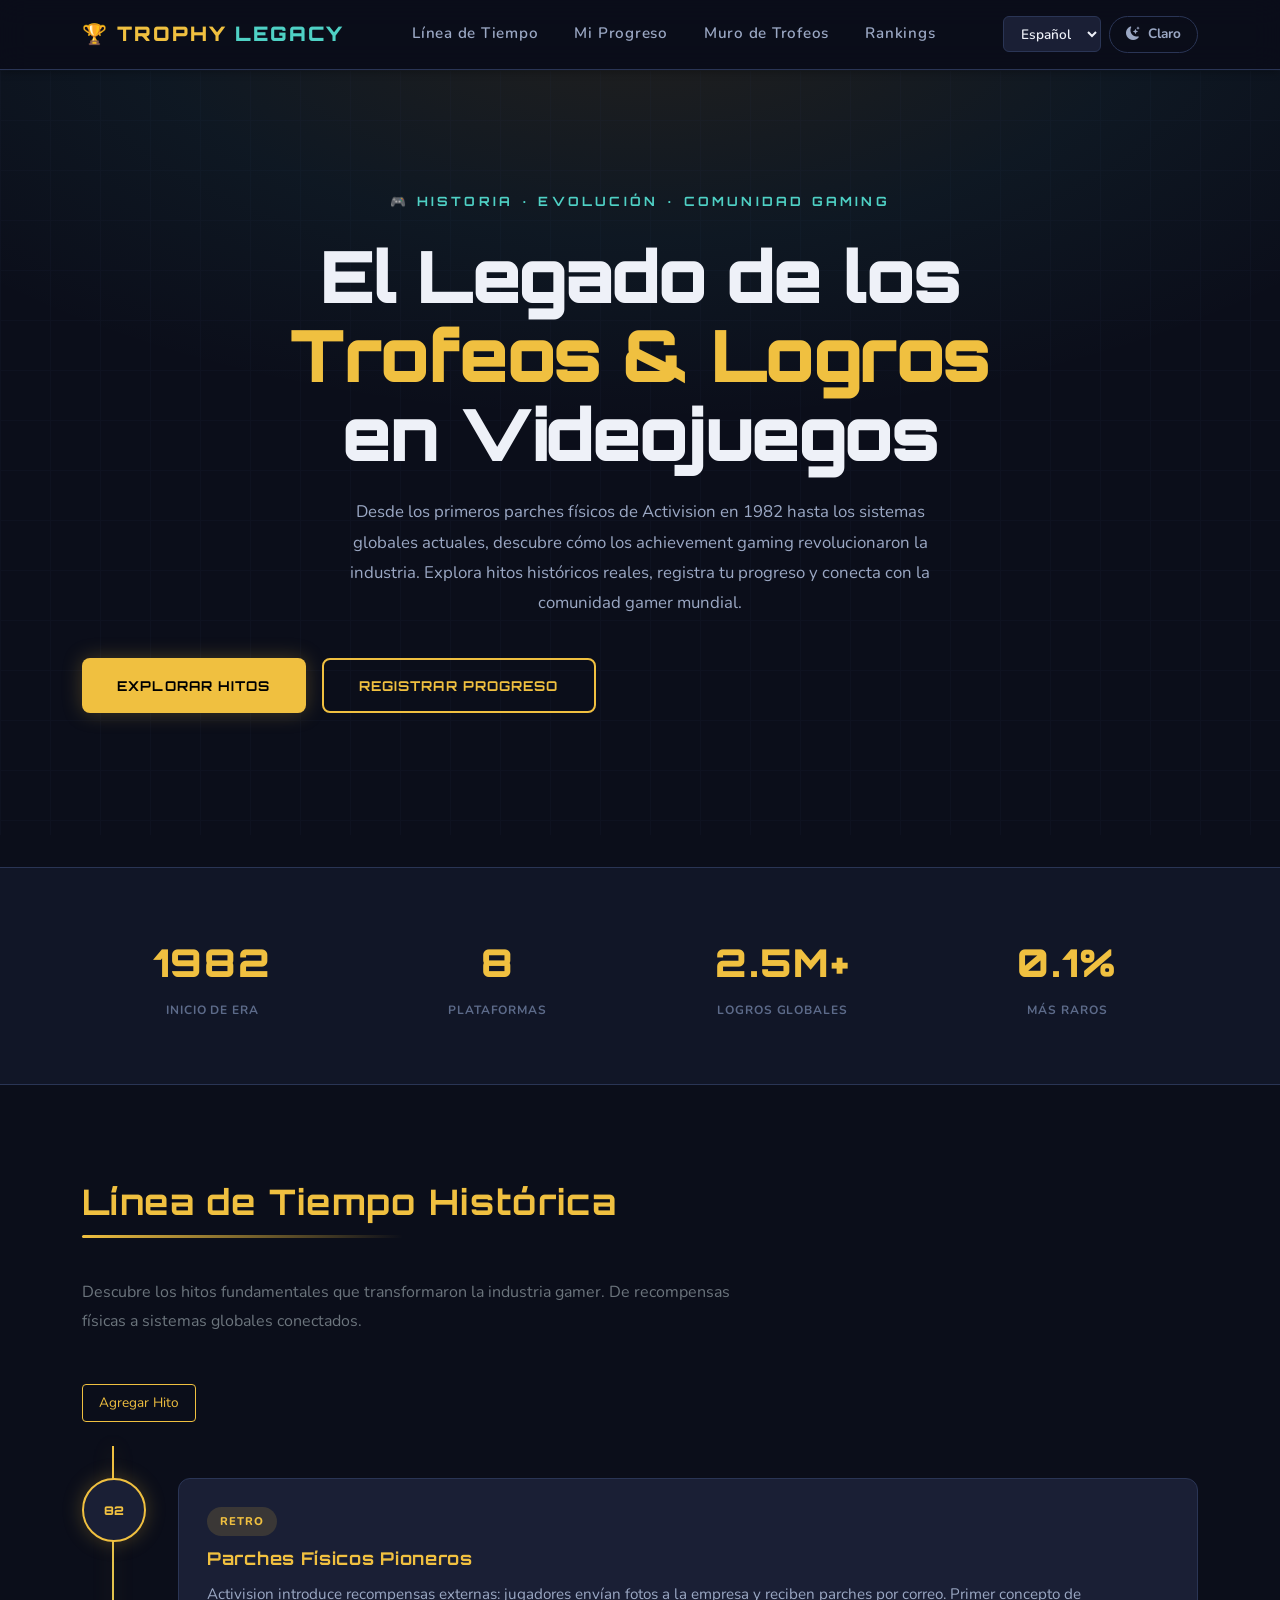
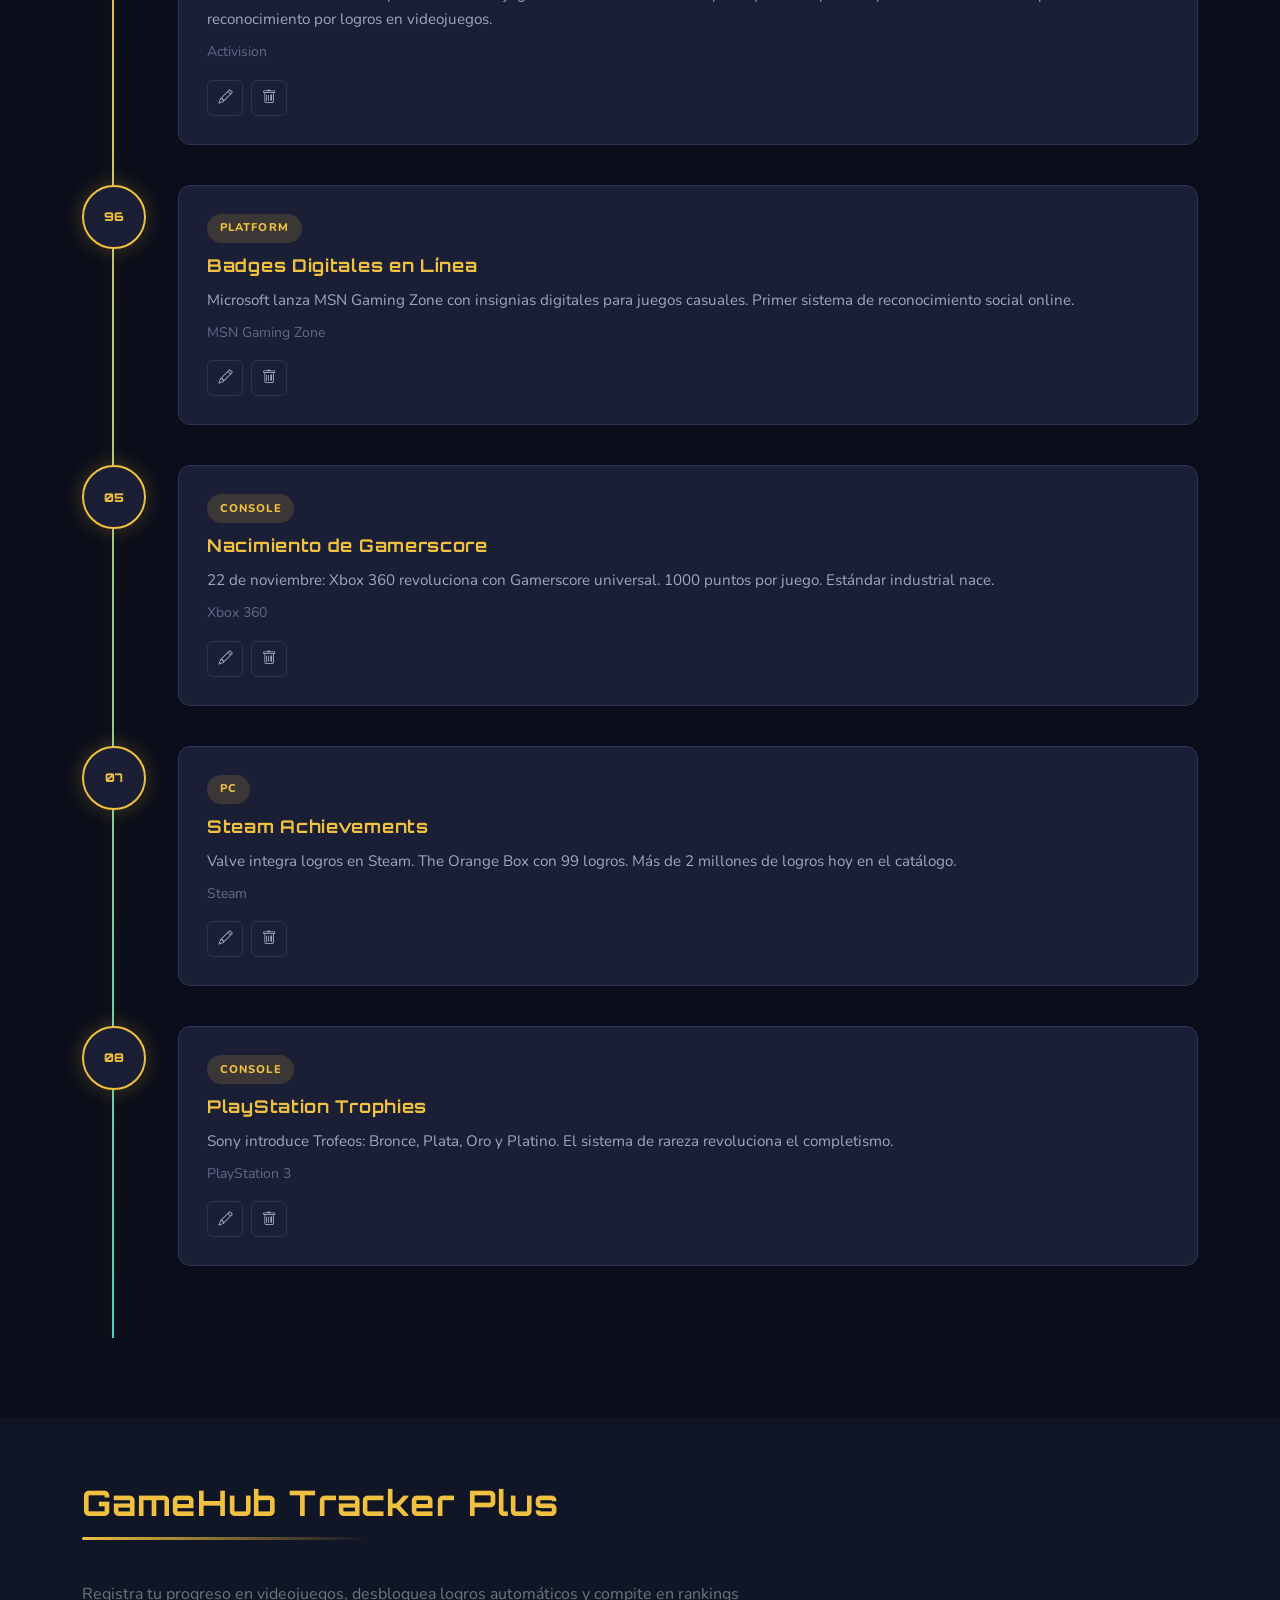
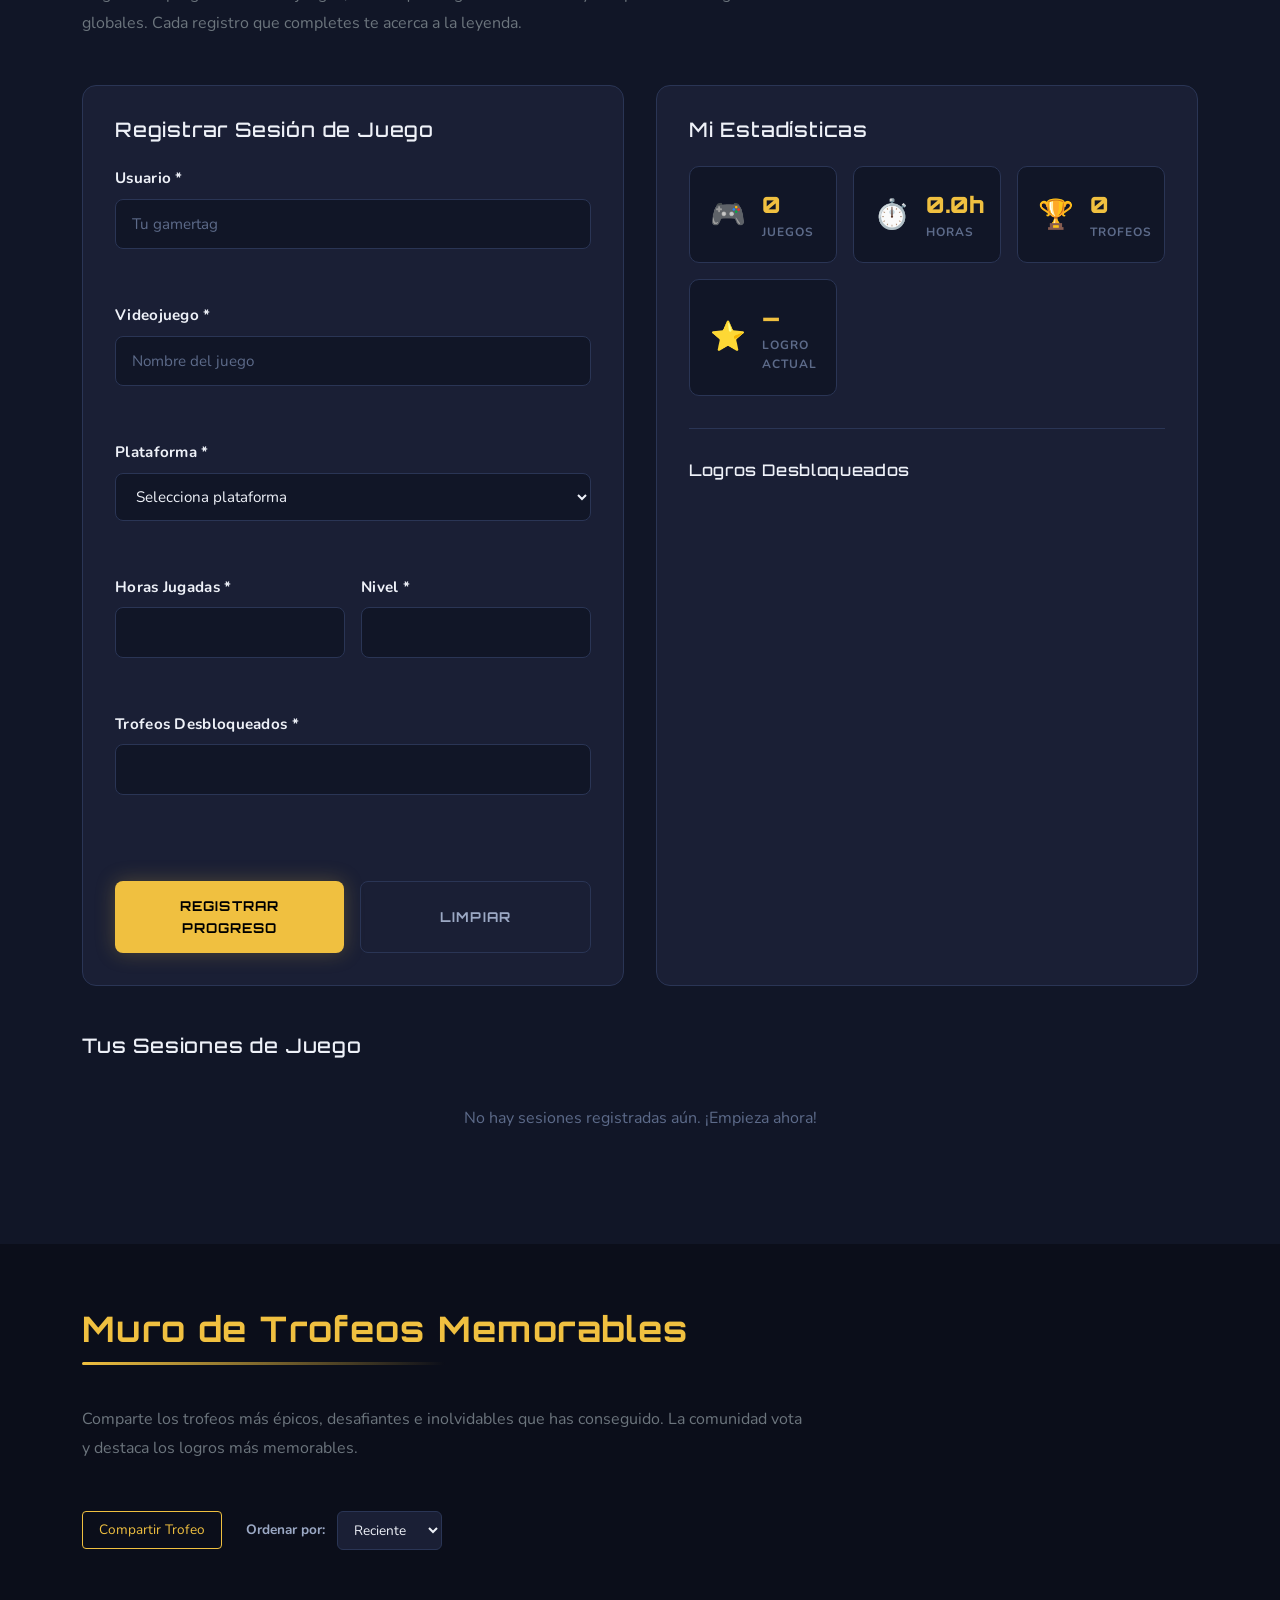
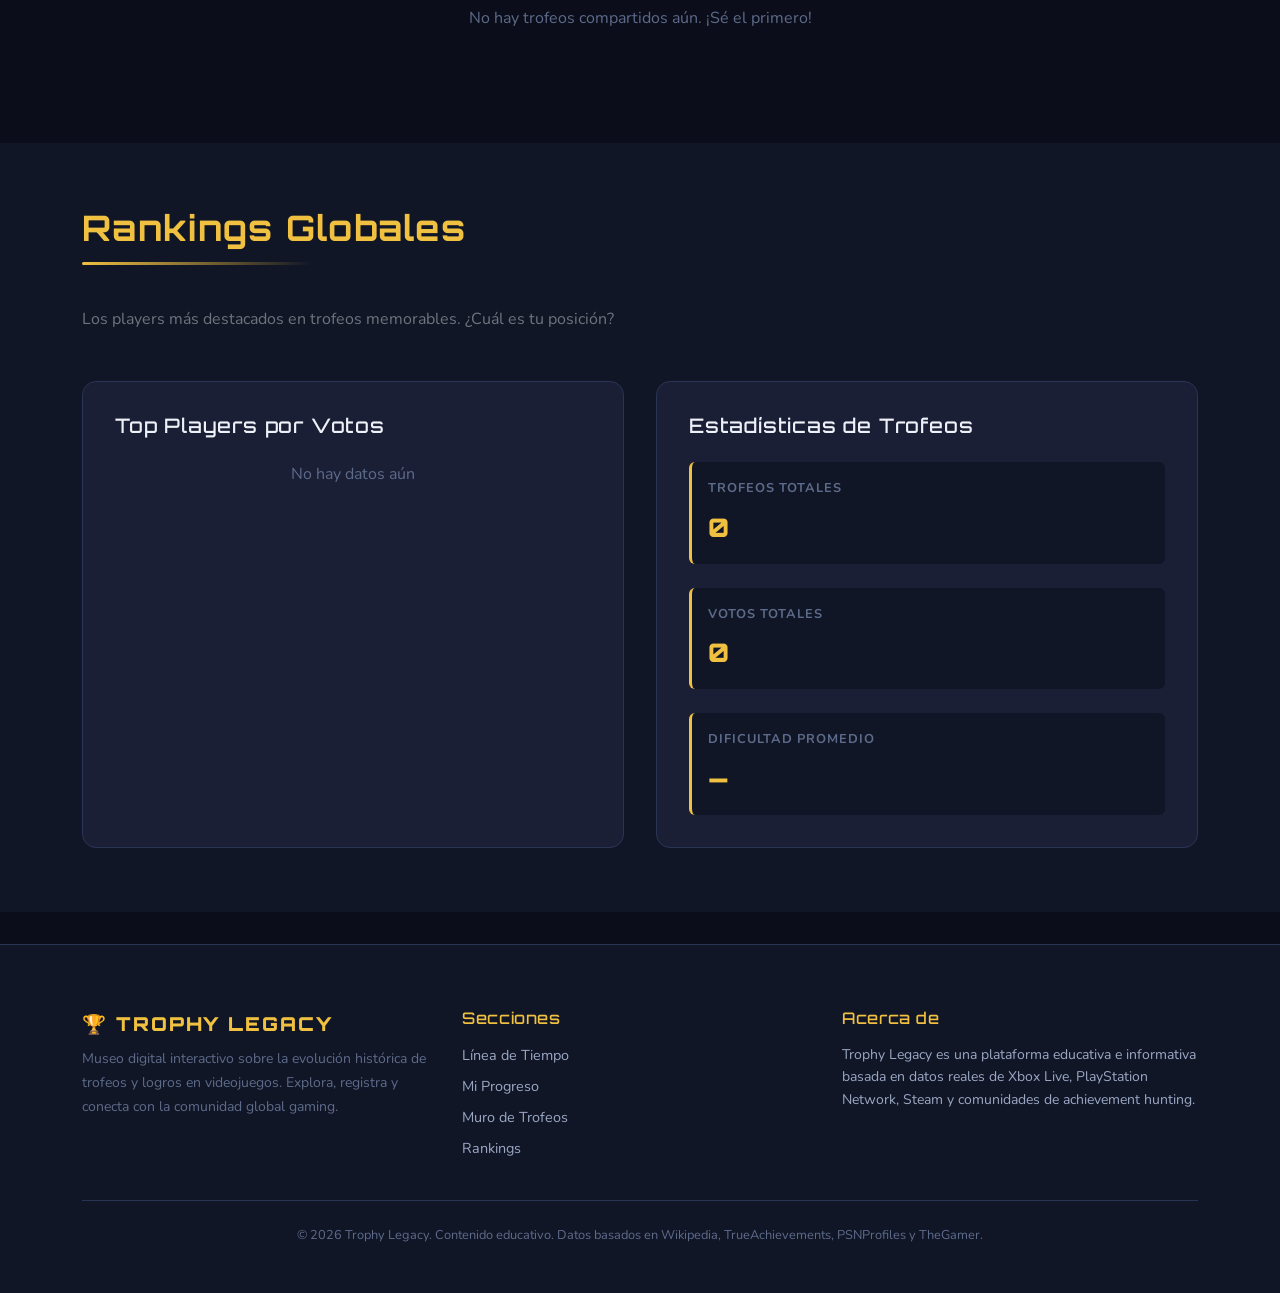
<file: v 0.01/index.html>
<!DOCTYPE html>
<html lang="es" data-theme="dark" data-lang="es">
<head>
  <meta charset="UTF-8" />
  <meta name="viewport" content="width=device-width, initial-scale=1.0" />
  <meta name="description" content="Trophy Legacy — Museo digital interactivo sobre la evolución histórica de trofeos y logros en videojuegos. Explora hitos reales, registra tu progreso y únete a la comunidad achievement gaming." />
  <meta name="theme-color" content="#0b0e1a" />
  <title>Trophy Legacy — Museo de Trofeos y Logros Videojuegos</title>

  <!-- Bootstrap 5 -->
  <link href="https://cdn.jsdelivr.net/npm/bootstrap@5.3.3/dist/css/bootstrap.min.css" rel="stylesheet" />
  <!-- Google Fonts -->
  <link href="https://fonts.googleapis.com/css2?family=Orbitron:wght@400;700;900&family=Nunito:wght@300;400;600;700&display=swap" rel="stylesheet" />
  <!-- Bootstrap Icons -->
  <link rel="stylesheet" href="https://cdn.jsdelivr.net/npm/bootstrap-icons@1.11.3/font/bootstrap-icons.min.css" />
  <!-- Estilos propios -->
  <link rel="stylesheet" href="styles.css" />
</head>

<body>
  <!-- SKIP LINK — Accesibilidad WCAG AA -->
  <a href="#main-content" class="skip-link" data-i18n="skipLink">Saltar al contenido principal</a>

  <!-- =============================================
       NAVBAR / HEADER
  ============================================= -->
  <header>
    <nav class="navbar-custom" role="navigation" aria-label="Navegación principal">
      <div class="container d-flex align-items-center justify-content-between flex-wrap gap-3">

        <!-- Logo -->
        <a href="#" class="navbar-brand-text text-decoration-none" aria-label="Inicio — Trophy Legacy">
          🏆 TROPHY<span style="color:var(--accent-2)">LEGACY</span>
        </a>

        <!-- Nav Links (Desktop) -->
        <ul class="nav gap-1 list-unstyled mb-0 d-none d-md-flex">
          <li><a href="#timeline" class="nav-link-custom" data-i18n="navTimeline">Línea de Tiempo</a></li>
          <li><a href="#tracker" class="nav-link-custom" data-i18n="navTracker">Mi Progreso</a></li>
          <li><a href="#trophyWall" class="nav-link-custom" data-i18n="navWall">Muro de Trofeos</a></li>
          <li><a href="#rankings" class="nav-link-custom" data-i18n="navRankings">Rankings</a></li>
        </ul>

        <!-- Language Selector + Theme Toggle -->
        <div class="d-flex align-items-center gap-2">
          <select id="languageSelector" class="language-selector" aria-label="Seleccionar idioma / Select language / भाषा चुनें">
            <option value="es">Español</option>
            <option value="en">English</option>
            <option value="hi">हिन्दी</option>
          </select>

          <button class="theme-toggle" id="themeToggle" aria-label="Cambiar tema" data-i18n-title="toggleTheme">
            <i class="bi bi-moon-stars-fill" id="themeIcon" aria-hidden="true"></i>
            <span id="themeLabel" data-i18n="themeDark">Claro</span>
          </button>
        </div>

      </div>
    </nav>
  </header>

  <!-- =============================================
       MAIN CONTENT
  ============================================= -->
  <main id="main-content">

    <!-- HERO SECTION -->
    <section class="hero" aria-labelledby="hero-title">
      <div class="hero-grid-bg" aria-hidden="true"></div>
      <div class="container hero-content">
        <p class="hero-eyebrow" data-i18n="heroEyebrow">🎮 Historia · Evolución · Comunidad Gaming</p>
        <h1 class="hero-title" id="hero-title">
          <span data-i18n="heroTitle1">El Legado de los</span><br/>
          <span class="accent-word" data-i18n="heroTitle2">Trofeos &amp; Logros</span><br/>
          <span data-i18n="heroTitle3">en Videojuegos</span>
        </h1>
        <p class="hero-description" data-i18n="heroDesc">
          Desde los primeros parches físicos de Activision en 1982 hasta los sistemas globales actuales,
          descubre cómo los achievement gaming revolucionaron la industria. Explora hitos históricos reales,
          registra tu progreso y conecta con la comunidad gamer mundial.
        </p>
        <div class="d-flex flex-wrap gap-3">
          <a href="#timeline" class="btn-hero" data-i18n="heroBtn1">
            <i class="bi bi-clock-history" aria-hidden="true"></i> <span data-i18n="exploreMilestones">Explorar Hitos</span>
          </a>
          <a href="#tracker" class="btn-hero-outline" data-i18n="heroBtn2">
            <i class="bi bi-bar-chart" aria-hidden="true"></i> <span data-i18n="trackProgress">Registrar Progreso</span>
          </a>
        </div>
      </div>
    </section>

    <!-- STATS STRIP -->
    <div class="stats-strip" role="region" aria-label="Estadísticas de achievements">
      <div class="container">
        <div class="row g-4 justify-content-center">
          <div class="col-6 col-md-3">
            <div class="stat-item">
              <div class="stat-number">1982</div>
              <div class="stat-label" data-i18n="statsStart">Inicio de Era</div>
            </div>
          </div>
          <div class="col-6 col-md-3">
            <div class="stat-item">
              <div class="stat-number">8</div>
              <div class="stat-label" data-i18n="statsPlatforms">Plataformas</div>
            </div>
          </div>
          <div class="col-6 col-md-3">
            <div class="stat-item">
              <div class="stat-number">2.5M+</div>
              <div class="stat-label" data-i18n="statsAchievements">Logros Globales</div>
            </div>
          </div>
          <div class="col-6 col-md-3">
            <div class="stat-item">
              <div class="stat-number">0.1%</div>
              <div class="stat-label" data-i18n="statsRarest">Más Raros</div>
            </div>
          </div>
        </div>
      </div>
    </div>

    <!-- =============================================
         TIMELINE SECTION
    ============================================= -->
    <section class="section-wrapper" id="timeline" aria-labelledby="timeline-title">
      <div class="container">
        <h2 class="section-title" id="timeline-title" data-i18n="timelineTitle">Línea de Tiempo Histórica</h2>
        <p class="text-secondary mb-5" style="max-width:680px; line-height:1.8;" data-i18n="timelineDesc">
          Descubre los hitos fundamentales que transformaron la industria gamer. De recompensas físicas a sistemas globales conectados.
        </p>

        <!-- Timeline Controls -->
        <div class="timeline-controls mb-4">
          <button class="btn btn-sm btn-outline-primary" id="addMilestoneBtn" data-i18n="addMilestone">
            <i class="bi bi-plus-circle"></i> <span data-i18n="newMilestone">Nuevo Hito</span>
          </button>
        </div>

        <!-- Timeline List -->
        <ol class="timeline" id="timelineList" aria-label="Línea de tiempo de hitos">
          <!-- Generado dinámicamente por JavaScript -->
        </ol>

        <!-- Timeline Form Modal -->
        <div id="milestoneFormModal" class="modal-overlay hidden">
          <div class="modal-content">
            <button class="modal-close" id="closeMilestoneModal" aria-label="Cerrar">×</button>
            <h3 class="modal-title" data-i18n="milestoneFormTitle">Crear/Editar Hito Histórico</h3>
            
            <form id="milestoneForm" class="milestone-form">
              <div class="form-group">
                <label for="mYear" data-i18n="formYear">Año *</label>
                <input type="number" id="mYear" name="year" min="1980" max="2026" required />
                <span class="error-msg" id="yearError"></span>
              </div>

              <div class="form-group">
                <label for="mPlatform" data-i18n="formPlatform">Plataforma *</label>
                <input type="text" id="mPlatform" name="platform" placeholder="Ej: Xbox 360" required />
                <span class="error-msg" id="platformError"></span>
              </div>

              <div class="form-group">
                <label for="mTitle" data-i18n="formTitle">Título *</label>
                <input type="text" id="mTitle" name="title" placeholder="Ej: Nacimiento de Gamerscore" required />
                <span class="error-msg" id="titleError"></span>
              </div>

              <div class="form-group">
                <label for="mDescription" data-i18n="formDescription">Descripción *</label>
                <textarea id="mDescription" name="description" rows="4" placeholder="Describe el hito..." required></textarea>
                <span class="error-msg" id="descriptionError"></span>
              </div>

              <div class="form-group">
                <label for="mTag" data-i18n="formTag">Categoría</label>
                <select id="mTag" name="tag">
                  <option value="console">Consola</option>
                  <option value="pc">PC</option>
                  <option value="mobile">Móvil</option>
                  <option value="retro">Retro</option>
                  <option value="platform">Plataforma</option>
                </select>
              </div>

              <div class="form-actions">
                <button type="submit" class="btn-primary" data-i18n="formSave">Guardar</button>
                <button type="button" class="btn-secondary" id="cancelMilestoneForm" data-i18n="formCancel">Cancelar</button>
              </div>
            </form>
          </div>
        </div>

      </div>
    </section>

    <!-- =============================================
         TRACKER SECTION
    ============================================= -->
    <section class="section-wrapper" id="tracker" aria-labelledby="tracker-title">
      <div class="container">
        <h2 class="section-title" id="tracker-title" data-i18n="trackerTitle">GameHub Tracker Plus</h2>
        <p class="text-secondary mb-5" style="max-width:720px; line-height:1.8;" data-i18n="trackerDesc">
          Registra tu progreso en videojuegos, desbloquea logros automáticos y compite en rankings globales.
          Cada registro que completes te acerca a la leyenda.
        </p>

        <div class="tracker-layout">
          <!-- Form Panel -->
          <div class="tracker-form-panel">
            <h3 class="h5 mb-4" data-i18n="trackerFormTitle">Registrar Sesión de Juego</h3>
            
            <form id="trackerForm" class="tracker-form">
              <div class="form-group">
                <label for="tUsername" data-i18n="formUsername">Usuario *</label>
                <input type="text" id="tUsername" name="username" placeholder="Tu gamertag" required minlength="2" maxlength="30" />
                <span class="error-msg" id="usernameError"></span>
              </div>

              <div class="form-group">
                <label for="tGame" data-i18n="formGame">Videojuego *</label>
                <input type="text" id="tGame" name="game" placeholder="Nombre del juego" required minlength="2" maxlength="50" />
                <span class="error-msg" id="gameError"></span>
              </div>

              <div class="form-group">
                <label for="tPlatform" data-i18n="formPlatformTracker">Plataforma *</label>
                <select id="tPlatform" name="platform" required>
                  <option value="">Selecciona plataforma</option>
                  <option value="Xbox">Xbox</option>
                  <option value="PlayStation">PlayStation</option>
                  <option value="Steam">Steam</option>
                  <option value="Nintendo">Nintendo</option>
                  <option value="Mobile">Mobile</option>
                </select>
                <span class="error-msg" id="platformError"></span>
              </div>

              <div class="form-row">
                <div class="form-group">
                  <label for="tHours" data-i18n="formHours">Horas Jugadas *</label>
                  <input type="number" id="tHours" name="hours" min="0.5" max="10000" step="0.5" required />
                  <span class="error-msg" id="hoursError"></span>
                </div>

                <div class="form-group">
                  <label for="tLevel" data-i18n="formLevel">Nivel *</label>
                  <input type="number" id="tLevel" name="level" min="1" max="999" required />
                  <span class="error-msg" id="levelError"></span>
                </div>
              </div>

              <div class="form-group">
                <label for="tTrophies" data-i18n="formTrophies">Trofeos Desbloqueados *</label>
                <input type="number" id="tTrophies" name="trophies" min="0" max="1000" required />
                <span class="error-msg" id="trophiesError"></span>
              </div>

              <div class="form-actions">
                <button type="submit" class="btn-primary" data-i18n="formSubmit">Registrar Progreso</button>
                <button type="reset" class="btn-secondary" data-i18n="formReset">Limpiar</button>
              </div>
            </form>
          </div>

          <!-- Stats Panel -->
          <div class="tracker-stats-panel">
            <h3 class="h5 mb-4" data-i18n="statsTitle">Mi Estadísticas</h3>
            
            <div class="stats-grid">
              <div class="stat-card">
                <div class="stat-icon">🎮</div>
                <div class="stat-content">
                  <div class="stat-value" id="totalGames">0</div>
                  <div class="stat-label" data-i18n="statGames">Juegos</div>
                </div>
              </div>

              <div class="stat-card">
                <div class="stat-icon">⏱️</div>
                <div class="stat-content">
                  <div class="stat-value" id="totalHours">0h</div>
                  <div class="stat-label" data-i18n="statHours">Horas</div>
                </div>
              </div>

              <div class="stat-card">
                <div class="stat-icon">🏆</div>
                <div class="stat-content">
                  <div class="stat-value" id="totalTrophies">0</div>
                  <div class="stat-label" data-i18n="statTrophies">Trofeos</div>
                </div>
              </div>

              <div class="stat-card">
                <div class="stat-icon">⭐</div>
                <div class="stat-content">
                  <div class="stat-value" id="currentAchievement">—</div>
                  <div class="stat-label" data-i18n="statAchievement">Logro Actual</div>
                </div>
              </div>
            </div>

            <div class="achievements-section mt-4">
              <h4 class="h6 mb-3" data-i18n="achievementsUnlocked">Logros Desbloqueados</h4>
              <div id="achievementsContainer" class="achievements-list">
                <!-- Generado dinámicamente -->
              </div>
            </div>
          </div>
        </div>

        <!-- Tracker List -->
        <div class="tracker-list-section mt-5">
          <h3 class="h5 mb-3" data-i18n="yourSessions">Tus Sesiones de Juego</h3>
          <div id="trackerListContainer" class="tracker-list">
            <!-- Generado dinámicamente -->
          </div>
        </div>

      </div>
    </section>

    <!-- =============================================
         TROPHY WALL SECTION
    ============================================= -->
    <section class="section-wrapper" id="trophyWall" aria-labelledby="wall-title">
      <div class="container">
        <h2 class="section-title" id="wall-title" data-i18n="wallTitle">Muro de Trofeos Memorables</h2>
        <p class="text-secondary mb-5" style="max-width:720px; line-height:1.8;" data-i18n="wallDesc">
          Comparte los trofeos más épicos, desafiantes e inolvidables que has conseguido.
          La comunidad vota y destaca los logros más memorables.
        </p>

        <!-- Trophy Wall Controls -->
        <div class="wall-controls mb-4">
          <button class="btn btn-sm btn-outline-primary" id="addTrophyBtn" data-i18n="addTrophy">
            <i class="bi bi-plus-circle"></i> <span data-i18n="newTrophy">Compartir Trofeo</span>
          </button>
          
          <div class="sort-controls">
            <label for="wallSortBy" class="small" data-i18n="sortBy">Ordenar por:</label>
            <select id="wallSortBy" class="sort-select">
              <option value="recent" data-i18n="sortRecent">Reciente</option>
              <option value="votes" data-i18n="sortPopular">Popular</option>
              <option value="difficulty" data-i18n="sortDifficulty">Dificultad</option>
            </select>
          </div>
        </div>

        <!-- Trophy Wall List -->
        <div id="trophyWallList" class="trophy-wall-list">
          <!-- Generado dinámicamente -->
        </div>

        <!-- Trophy Form Modal -->
        <div id="trophyFormModal" class="modal-overlay hidden">
          <div class="modal-content">
            <button class="modal-close" id="closeTrophyModal" aria-label="Cerrar">×</button>
            <h3 class="modal-title" data-i18n="trophyFormTitle">Compartir Trofeo Memorable</h3>
            
            <form id="trophyForm" class="trophy-form">
              <div class="form-group">
                <label for="trGame" data-i18n="formGame">Videojuego *</label>
                <input type="text" id="trGame" name="game" placeholder="Nombre del juego" required minlength="2" maxlength="50" />
                <span class="error-msg" id="trGameError"></span>
              </div>

              <div class="form-group">
                <label for="trAchievement" data-i18n="formTrophyName">Nombre del Logro *</label>
                <input type="text" id="trAchievement" name="achievement" placeholder="Ej: Platino absoluto" required minlength="3" maxlength="60" />
                <span class="error-msg" id="trAchievementError"></span>
              </div>

              <div class="form-group">
                <label for="trDifficulty" data-i18n="formDifficulty">Dificultad *</label>
                <select id="trDifficulty" name="difficulty" required>
                  <option value="">Selecciona dificultad</option>
                  <option value="easy" data-i18n="diffEasy">Fácil</option>
                  <option value="normal" data-i18n="diffNormal">Normal</option>
                  <option value="hard" data-i18n="diffHard">Difícil</option>
                  <option value="brutal" data-i18n="diffBrutal">Brutal</option>
                </select>
                <span class="error-msg" id="trDifficultyError"></span>
              </div>

              <div class="form-group">
                <label for="trRarity" data-i18n="formRarity">Rareza *</label>
                <select id="trRarity" name="rarity" required>
                  <option value="">Selecciona rareza</option>
                  <option value="common">Common</option>
                  <option value="uncommon">Uncommon</option>
                  <option value="rare">Rare</option>
                  <option value="epic">Epic</option>
                  <option value="legendary">Legendary</option>
                </select>
                <span class="error-msg" id="trRarityError"></span>
              </div>

              <div class="form-group">
                <label for="trDescription" data-i18n="formDescription">Tu Historia *</label>
                <textarea id="trDescription" name="description" rows="4" placeholder="¿Qué pasó? ¿Cuánto tiempo tardaste? ¿Qué sentiste?" required minlength="10" maxlength="500"></textarea>
                <span class="error-msg" id="trDescriptionError"></span>
              </div>

              <div class="form-actions">
                <button type="submit" class="btn-primary" data-i18n="formShare">Compartir</button>
                <button type="button" class="btn-secondary" id="cancelTrophyForm" data-i18n="formCancel">Cancelar</button>
              </div>
            </form>
          </div>
        </div>

      </div>
    </section>

    <!-- =============================================
         RANKINGS SECTION
    ============================================= -->
    <section class="section-wrapper" id="rankings" aria-labelledby="rankings-title">
      <div class="container">
        <h2 class="section-title" id="rankings-title" data-i18n="rankingsTitle">Rankings Globales</h2>
        <p class="text-secondary mb-5" style="max-width:720px; line-height:1.8;" data-i18n="rankingsDesc">
          Los players más destacados en trofeos memorables. ¿Cuál es tu posición?
        </p>

        <div class="rankings-container">
          <div class="ranking-panel">
            <h3 class="h5 mb-4" data-i18n="topPlayers">Top Players por Votos</h3>
            <div id="rankingsList" class="rankings-list">
              <!-- Generado dinámicamente -->
            </div>
          </div>

          <div class="ranking-panel">
            <h3 class="h5 mb-4" data-i18n="trophyStats">Estadísticas de Trofeos</h3>
            <div id="trophyStatsPanel" class="stats-panel">
              <!-- Generado dinámicamente -->
            </div>
          </div>
        </div>

      </div>
    </section>

  </main>

  <!-- =============================================
       FOOTER
  ============================================= -->
  <footer role="contentinfo">
    <div class="container">
      <div class="row g-4">
        <div class="col-md-4">
          <p class="footer-logo mb-2">🏆 TROPHY LEGACY</p>
          <p style="font-size:.875rem; color:var(--text-muted); line-height:1.7;" data-i18n="footerDesc">
            Museo digital interactivo sobre la evolución histórica de trofeos y logros en videojuegos.
            Explora, registra y conecta con la comunidad global gaming.
          </p>
        </div>
        <div class="col-md-4">
          <h3 class="h6 mb-3" style="font-family:'Orbitron',monospace; color:var(--accent);" data-i18n="footerSections">Secciones</h3>
          <nav class="footer-links d-flex flex-column gap-2" aria-label="Navegación del pie">
            <a href="#timeline" data-i18n="footerTimeline">Línea de Tiempo</a>
            <a href="#tracker" data-i18n="footerTracker">Mi Progreso</a>
            <a href="#trophyWall" data-i18n="footerWall">Muro de Trofeos</a>
            <a href="#rankings" data-i18n="footerRankings">Rankings</a>
          </nav>
        </div>
        <div class="col-md-4">
          <h3 class="h6 mb-3" style="font-family:'Orbitron',monospace; color:var(--accent);" data-i18n="footerAbout">Acerca de</h3>
          <p style="font-size:.875rem; color:var(--text-secondary); line-height:1.6;" data-i18n="footerAboutDesc">
            Trophy Legacy es una plataforma educativa e informativa basada en datos reales de Xbox Live, PlayStation Network, Steam y comunidades de achievement hunting.
          </p>
        </div>
      </div>
      <p class="footer-copy text-center" data-i18n="footerCopy">
        © 2026 Trophy Legacy. Contenido educativo. Datos basados en Wikipedia, TrueAchievements, PSNProfiles y TheGamer.
      </p>
    </div>
  </footer>

  <!-- =============================================
       TOAST NOTIFICATION SYSTEM
  ============================================= -->
  <div id="toastContainer" class="toast-container" role="region" aria-live="polite" aria-atomic="true"></div>

  <!-- Bootstrap 5 JS -->
  <script src="https://cdn.jsdelivr.net/npm/bootstrap@5.3.3/dist/js/bootstrap.bundle.min.js"></script>

  <!-- Application Script -->
  <script src="script.js"></script>

</body>
</html>
</file>
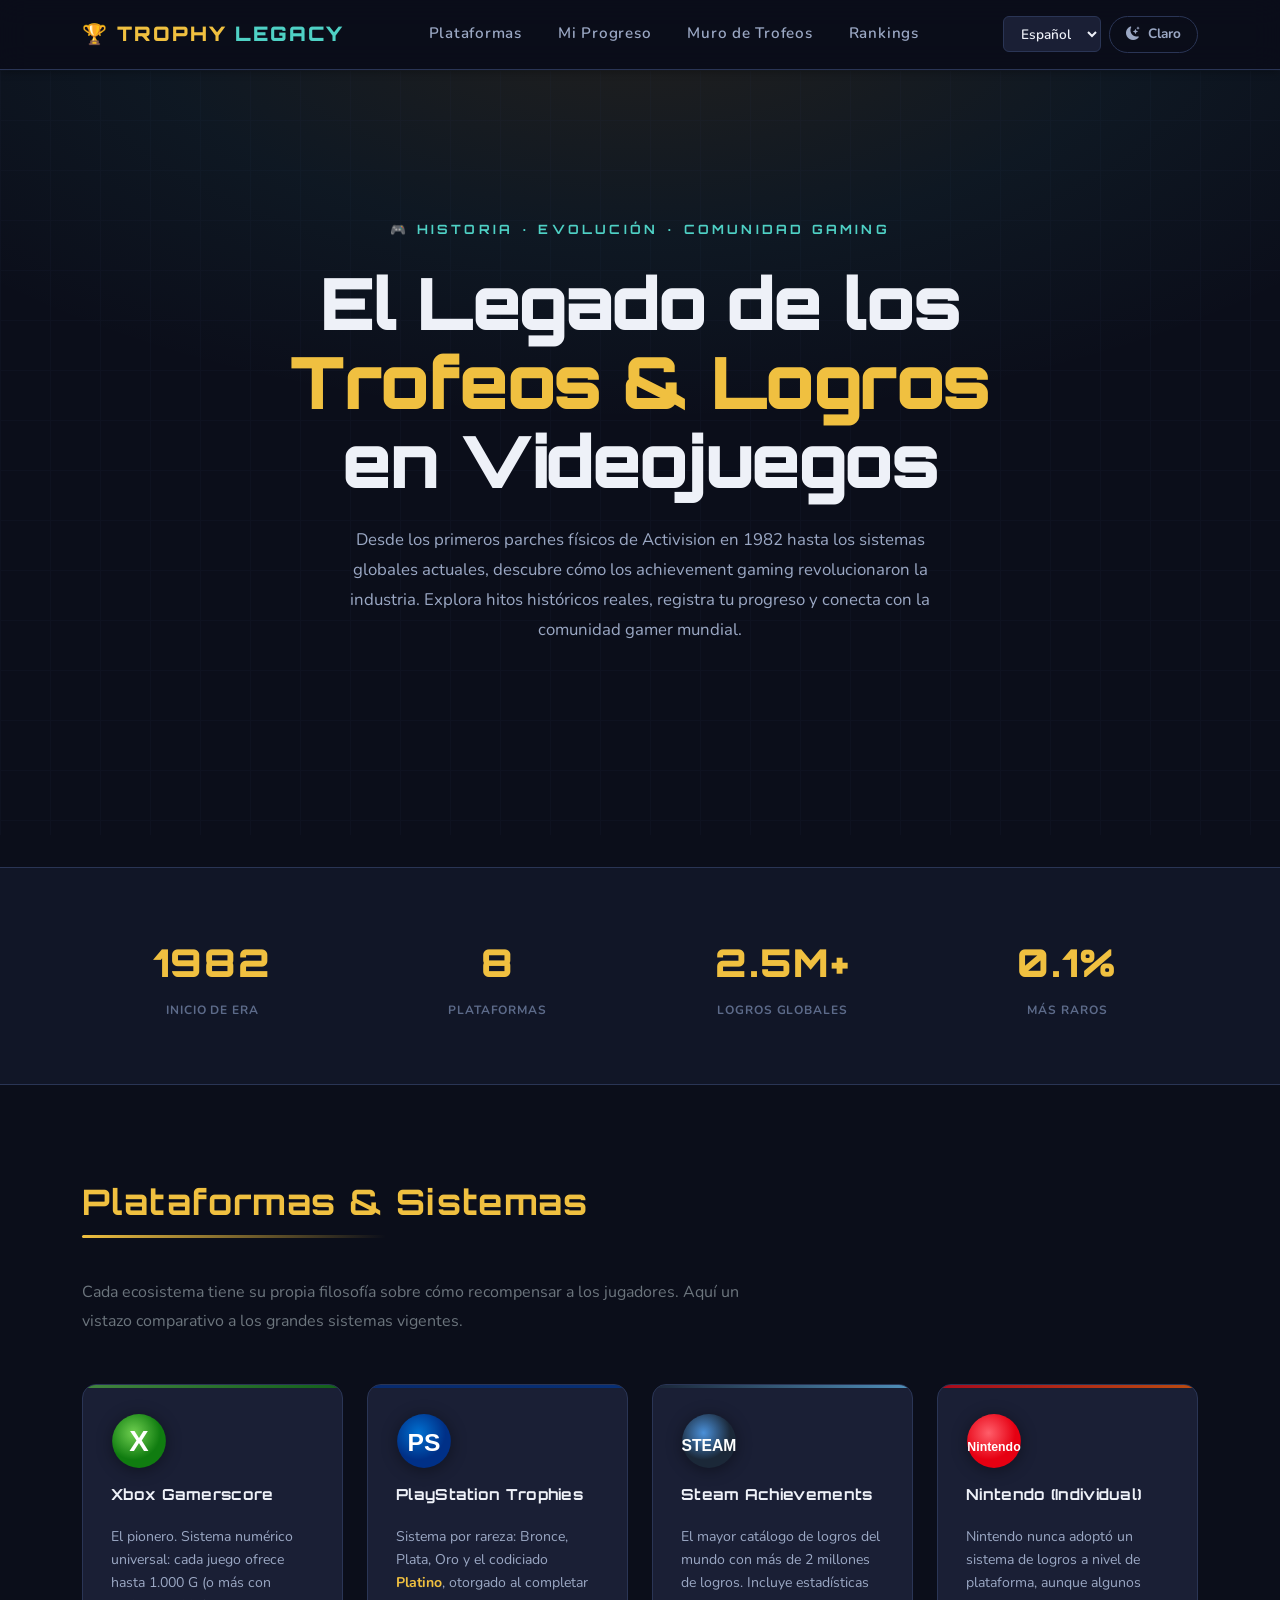
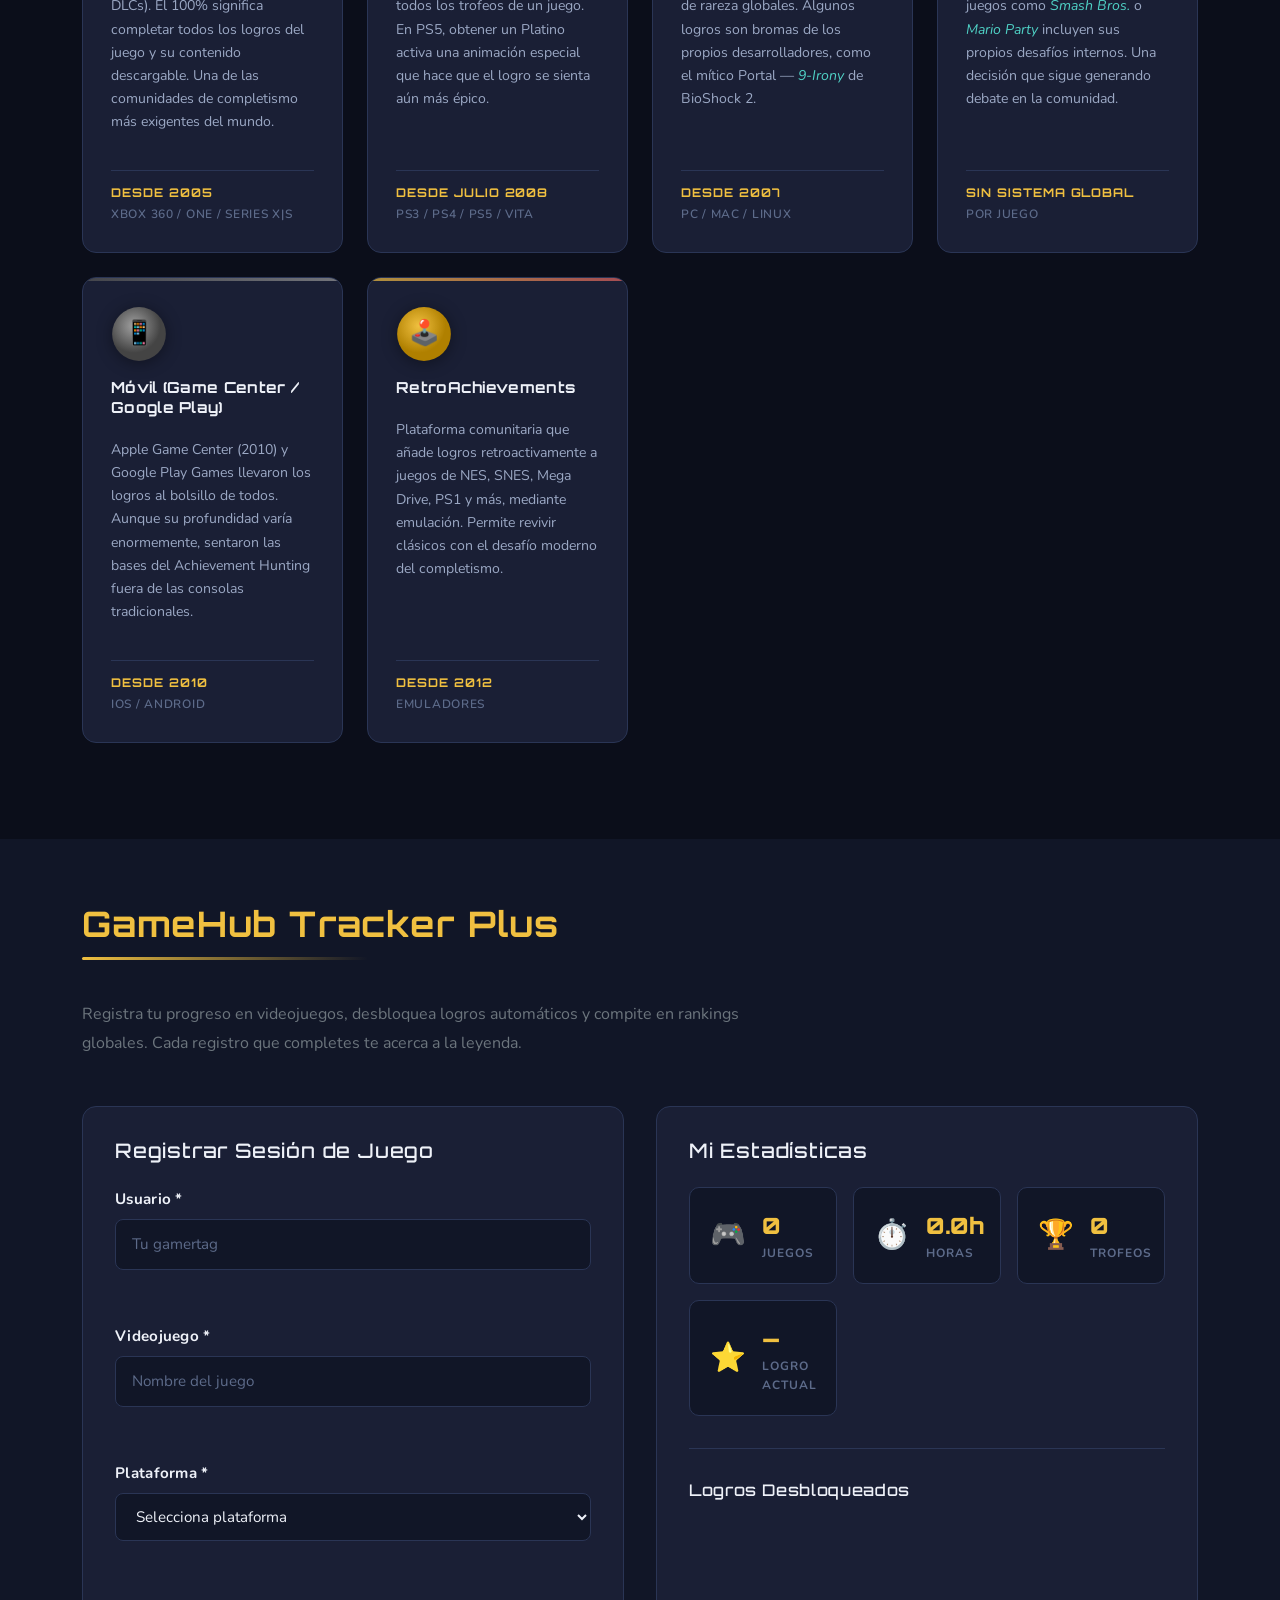
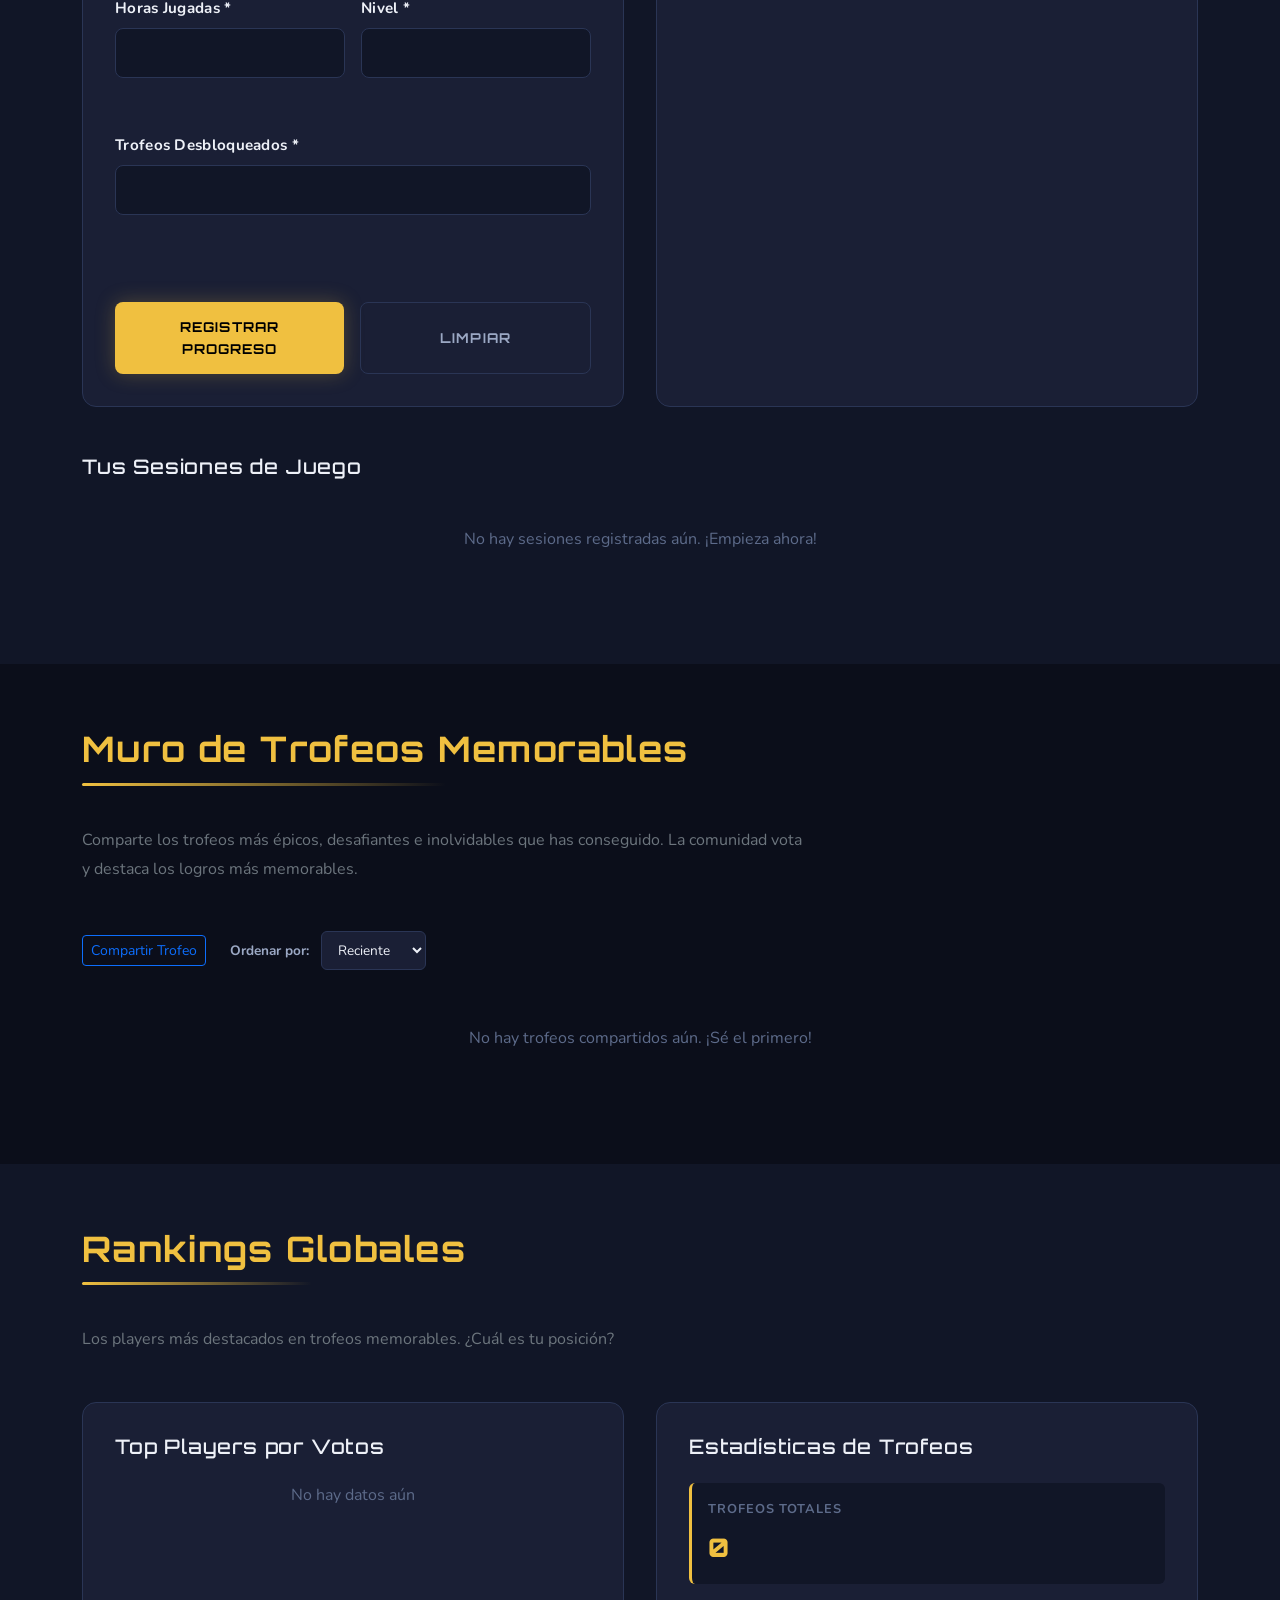
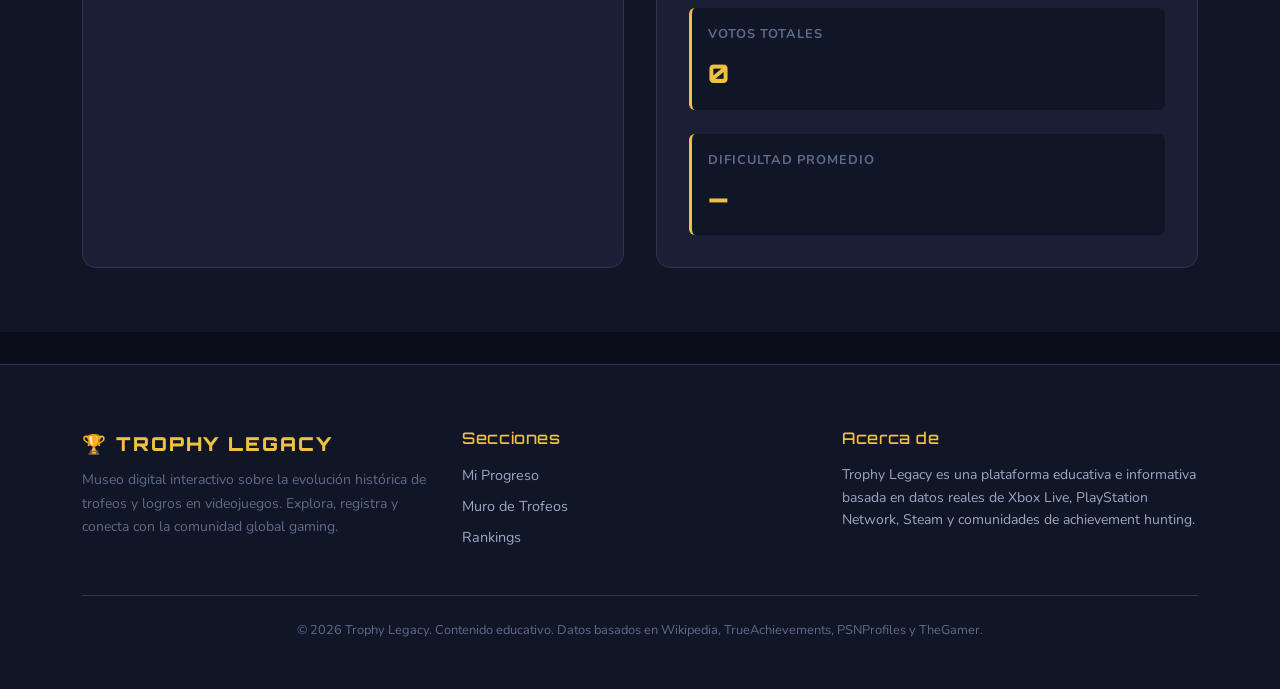
<file: v 0.02/PaginaWeb/index.html>
<!DOCTYPE html>
<html lang="es" data-theme="dark" data-lang="es">
<head>
  <meta charset="UTF-8" />
  <meta name="viewport" content="width=device-width, initial-scale=1.0" />
  <meta name="description" content="Trophy Legacy — Museo digital interactivo sobre la evolución histórica de trofeos y logros en videojuegos. Explora hitos reales, registra tu progreso y únete a la comunidad achievement gaming." />
  <meta name="theme-color" content="#0b0e1a" />
  <title>Trophy Legacy — Museo de Trofeos y Logros Videojuegos</title>

  <!-- Bootstrap 5 -->
  <link href="https://cdn.jsdelivr.net/npm/bootstrap@5.3.3/dist/css/bootstrap.min.css" rel="stylesheet" />
  <!-- Google Fonts -->
  <link href="https://fonts.googleapis.com/css2?family=Orbitron:wght@400;700;900&family=Nunito:wght@300;400;600;700&display=swap" rel="stylesheet" />
  <!-- Bootstrap Icons -->
  <link rel="stylesheet" href="https://cdn.jsdelivr.net/npm/bootstrap-icons@1.11.3/font/bootstrap-icons.min.css" />
  <!-- Estilos propios -->
  <link rel="stylesheet" href="styles.css" />
</head>

<body>
  <!-- SKIP LINK — Accesibilidad WCAG AA -->
  <a href="#main-content" class="skip-link" data-i18n="skipLink">Saltar al contenido principal</a>

  <!-- =============================================
       NAVBAR / HEADER
  ============================================= -->
  <header>
    <nav class="navbar-custom" role="navigation" aria-label="Navegación principal">
      <div class="container d-flex align-items-center justify-content-between flex-wrap gap-3">

        <!-- Logo -->
        <a href="#" class="navbar-brand-text text-decoration-none" aria-label="Inicio — Trophy Legacy">
          🏆 TROPHY<span style="color:var(--accent-2)">LEGACY</span>
        </a>

        <!-- Nav Links (Desktop) -->
        <ul class="nav gap-1 list-unstyled mb-0 d-none d-md-flex">
          <li><a href="#platforms" class="nav-link-custom">Plataformas</a></li>
          <li><a href="#tracker" class="nav-link-custom" data-i18n="navTracker">Mi Progreso</a></li>
          <li><a href="#trophyWall" class="nav-link-custom" data-i18n="navWall">Muro de Trofeos</a></li>
          <li><a href="#rankings" class="nav-link-custom" data-i18n="navRankings">Rankings</a></li>
        </ul>

        <!-- Language Selector + Theme Toggle -->
        <div class="d-flex align-items-center gap-2">
          <select id="languageSelector" class="language-selector" aria-label="Seleccionar idioma / Select language / भाषा चुनें">
            <option value="es">Español</option>
            <option value="en">English</option>
            <option value="hi">हिन्दी</option>
          </select>

          <button class="theme-toggle" id="themeToggle" aria-label="Cambiar tema" data-i18n-title="toggleTheme">
            <i class="bi bi-moon-stars-fill" id="themeIcon" aria-hidden="true"></i>
            <span id="themeLabel" data-i18n="themeDark">Claro</span>
          </button>
        </div>

      </div>
    </nav>
  </header>

  <!-- =============================================
       MAIN CONTENT
  ============================================= -->
  <main id="main-content">

    <!-- HERO SECTION -->
    <section class="hero" aria-labelledby="hero-title">
      <div class="hero-grid-bg" aria-hidden="true"></div>
      <div class="container hero-content">
        <p class="hero-eyebrow" data-i18n="heroEyebrow">🎮 Historia · Evolución · Comunidad Gaming</p>
        <h1 class="hero-title" id="hero-title">
          <span data-i18n="heroTitle1">El Legado de los</span><br/>
          <span class="accent-word" data-i18n="heroTitle2">Trofeos &amp; Logros</span><br/>
          <span data-i18n="heroTitle3">en Videojuegos</span>
        </h1>
        <p class="hero-description" data-i18n="heroDesc">
          Desde los primeros parches físicos de Activision en 1982 hasta los sistemas globales actuales,
          descubre cómo los achievement gaming revolucionaron la industria. Explora hitos históricos reales,
          registra tu progreso y conecta con la comunidad gamer mundial.
        </p>
        <div class="d-flex flex-wrap gap-3">
        </div>
      </div>
    </section>

    <!-- STATS STRIP -->
    <div class="stats-strip" role="region" aria-label="Estadísticas de achievements">
      <div class="container">
        <div class="row g-4 justify-content-center">
          <div class="col-6 col-md-3">
            <div class="stat-item">
              <div class="stat-number">1982</div>
              <div class="stat-label" data-i18n="statsStart">Inicio de Era</div>
            </div>
          </div>
          <div class="col-6 col-md-3">
            <div class="stat-item">
              <div class="stat-number">8</div>
              <div class="stat-label" data-i18n="statsPlatforms">Plataformas</div>
            </div>
          </div>
          <div class="col-6 col-md-3">
            <div class="stat-item">
              <div class="stat-number">2.5M+</div>
              <div class="stat-label" data-i18n="statsAchievements">Logros Globales</div>
            </div>
          </div>
          <div class="col-6 col-md-3">
            <div class="stat-item">
              <div class="stat-number">0.1%</div>
              <div class="stat-label" data-i18n="statsRarest">Más Raros</div>
            </div>
          </div>
        </div>
      </div>
    </div>

    <!-- =============================================
         PLATAFORMAS & SISTEMAS SECTION
    ============================================= -->
    <section class="section-wrapper" id="platforms" aria-labelledby="platforms-title">
      <div class="container">
        <h2 class="section-title" id="platforms-title">Plataformas &amp; Sistemas</h2>
        <p class="text-secondary mb-5" style="max-width:680px; line-height:1.8;">
          Cada ecosistema tiene su propia filosofía sobre cómo recompensar a los jugadores. Aquí un vistazo comparativo a los grandes sistemas vigentes.
        </p>

        <div class="platforms-grid">

          <!-- Xbox -->
          <article class="platform-card platform-xbox">
            <div class="platform-img-wrap">
              <img src="[data-uri]"
                   alt="Xbox Gamerscore logo" class="platform-img" loading="lazy" />
            </div>
            <h3 class="platform-name">Xbox Gamerscore</h3>
            <p class="platform-desc">El pionero. Sistema numérico universal: cada juego ofrece hasta 1.000 G (o más con DLCs). El 100% significa completar todos los logros del juego y su contenido descargable. Una de las comunidades de completismo más exigentes del mundo.</p>
            <div class="platform-meta">
              <span class="platform-since">Desde 2005</span>
              <span class="platform-tags">Xbox 360 / ONE / Series X|S</span>
            </div>
          </article>

          <!-- PlayStation -->
          <article class="platform-card platform-playstation">
            <div class="platform-img-wrap">
              <img src="[data-uri]"
                   alt="PlayStation Trophies" class="platform-img" loading="lazy" />
            </div>
            <h3 class="platform-name">PlayStation Trophies</h3>
            <p class="platform-desc">Sistema por rareza: Bronce, Plata, Oro y el codiciado <strong>Platino</strong>, otorgado al completar todos los trofeos de un juego. En PS5, obtener un Platino activa una animación especial que hace que el logro se sienta aún más épico.</p>
            <div class="platform-meta">
              <span class="platform-since">Desde Julio 2008</span>
              <span class="platform-tags">PS3 / PS4 / PS5 / VITA</span>
            </div>
          </article>

          <!-- Steam -->
          <article class="platform-card platform-steam">
            <div class="platform-img-wrap">
              <img src="[data-uri]"
                   alt="Steam Achievements" class="platform-img" loading="lazy" />
            </div>
            <h3 class="platform-name">Steam Achievements</h3>
            <p class="platform-desc">El mayor catálogo de logros del mundo con más de 2 millones de logros. Incluye estadísticas de rareza globales. Algunos logros son bromas de los propios desarrolladores, como el mítico Portal — <em>9-Irony</em> de BioShock 2.</p>
            <div class="platform-meta">
              <span class="platform-since">Desde 2007</span>
              <span class="platform-tags">PC / Mac / Linux</span>
            </div>
          </article>

          <!-- Nintendo -->
          <article class="platform-card platform-nintendo">
            <div class="platform-img-wrap">
              <img src="[data-uri]"
                   alt="Nintendo" class="platform-img" loading="lazy" />
            </div>
            <h3 class="platform-name">Nintendo (Individual)</h3>
            <p class="platform-desc">Nintendo nunca adoptó un sistema de logros a nivel de plataforma, aunque algunos juegos como <em>Smash Bros.</em> o <em>Mario Party</em> incluyen sus propios desafíos internos. Una decisión que sigue generando debate en la comunidad.</p>
            <div class="platform-meta">
              <span class="platform-since">Sin Sistema Global</span>
              <span class="platform-tags">Por Juego</span>
            </div>
          </article>

          <!-- Mobile -->
          <article class="platform-card platform-mobile">
            <div class="platform-img-wrap">
              <img src="[data-uri]"
                   alt="Mobile Gaming" class="platform-img platform-img--contain" loading="lazy" />
            </div>
            <h3 class="platform-name">Móvil (Game Center / Google Play)</h3>
            <p class="platform-desc">Apple Game Center (2010) y Google Play Games llevaron los logros al bolsillo de todos. Aunque su profundidad varía enormemente, sentaron las bases del Achievement Hunting fuera de las consolas tradicionales.</p>
            <div class="platform-meta">
              <span class="platform-since">Desde 2010</span>
              <span class="platform-tags">iOS / Android</span>
            </div>
          </article>

          <!-- RetroAchievements -->
          <article class="platform-card platform-retro">
            <div class="platform-img-wrap">
              <img src="[data-uri]"
                   alt="RetroAchievements" class="platform-img" loading="lazy"
                   onerror="this.src='data:image/svg+xml,<svg xmlns='http://www.w3.org/2000/svg' viewBox='0 0 64 64'><text y='.9em' font-size='48'>🕹️</text></svg>'" />
            </div>
            <h3 class="platform-name">RetroAchievements</h3>
            <p class="platform-desc">Plataforma comunitaria que añade logros retroactivamente a juegos de NES, SNES, Mega Drive, PS1 y más, mediante emulación. Permite revivir clásicos con el desafío moderno del completismo.</p>
            <div class="platform-meta">
              <span class="platform-since">Desde 2012</span>
              <span class="platform-tags">Emuladores</span>
            </div>
          </article>

        </div>
      </div>
    </section>

    <!-- =============================================
         TRACKER SECTION
    ============================================= -->
    <section class="section-wrapper" id="tracker" aria-labelledby="tracker-title">
      <div class="container">
        <h2 class="section-title" id="tracker-title" data-i18n="trackerTitle">GameHub Tracker Plus</h2>
        <p class="text-secondary mb-5" style="max-width:720px; line-height:1.8;" data-i18n="trackerDesc">
          Registra tu progreso en videojuegos, desbloquea logros automáticos y compite en rankings globales.
          Cada registro que completes te acerca a la leyenda.
        </p>

        <div class="tracker-layout">
          <!-- Form Panel -->
          <div class="tracker-form-panel">
            <h3 class="h5 mb-4" data-i18n="trackerFormTitle">Registrar Sesión de Juego</h3>
            
            <form id="trackerForm" class="tracker-form">
              <div class="form-group">
                <label for="tUsername" data-i18n="formUsername">Usuario *</label>
                <input type="text" id="tUsername" name="username" placeholder="Tu gamertag" required minlength="2" maxlength="30" />
                <span class="error-msg" id="usernameError"></span>
              </div>

              <div class="form-group">
                <label for="tGame" data-i18n="formGame">Videojuego *</label>
                <input type="text" id="tGame" name="game" placeholder="Nombre del juego" required minlength="2" maxlength="50" />
                <span class="error-msg" id="gameError"></span>
              </div>

              <div class="form-group">
                <label for="tPlatform" data-i18n="formPlatformTracker">Plataforma *</label>
                <select id="tPlatform" name="platform" required>
                  <option value="">Selecciona plataforma</option>
                  <option value="Xbox">Xbox</option>
                  <option value="PlayStation">PlayStation</option>
                  <option value="Steam">Steam</option>
                  <option value="Nintendo">Nintendo</option>
                  <option value="Mobile">Mobile</option>
                </select>
                <span class="error-msg" id="platformError"></span>
              </div>

              <div class="form-row">
                <div class="form-group">
                  <label for="tHours" data-i18n="formHours">Horas Jugadas *</label>
                  <input type="number" id="tHours" name="hours" min="0.5" max="10000" step="0.5" required />
                  <span class="error-msg" id="hoursError"></span>
                </div>

                <div class="form-group">
                  <label for="tLevel" data-i18n="formLevel">Nivel *</label>
                  <input type="number" id="tLevel" name="level" min="1" max="999" required />
                  <span class="error-msg" id="levelError"></span>
                </div>
              </div>

              <div class="form-group">
                <label for="tTrophies" data-i18n="formTrophies">Trofeos Desbloqueados *</label>
                <input type="number" id="tTrophies" name="trophies" min="0" max="1000" required />
                <span class="error-msg" id="trophiesError"></span>
              </div>

              <div class="form-actions">
                <button type="submit" class="btn-primary" data-i18n="formSubmit">Registrar Progreso</button>
                <button type="reset" class="btn-secondary" data-i18n="formReset">Limpiar</button>
              </div>
            </form>
          </div>

          <!-- Stats Panel -->
          <div class="tracker-stats-panel">
            <h3 class="h5 mb-4" data-i18n="statsTitle">Mi Estadísticas</h3>
            
            <div class="stats-grid">
              <div class="stat-card">
                <div class="stat-icon">🎮</div>
                <div class="stat-content">
                  <div class="stat-value" id="totalGames">0</div>
                  <div class="stat-label" data-i18n="statGames">Juegos</div>
                </div>
              </div>

              <div class="stat-card">
                <div class="stat-icon">⏱️</div>
                <div class="stat-content">
                  <div class="stat-value" id="totalHours">0h</div>
                  <div class="stat-label" data-i18n="statHours">Horas</div>
                </div>
              </div>

              <div class="stat-card">
                <div class="stat-icon">🏆</div>
                <div class="stat-content">
                  <div class="stat-value" id="totalTrophies">0</div>
                  <div class="stat-label" data-i18n="statTrophies">Trofeos</div>
                </div>
              </div>

              <div class="stat-card">
                <div class="stat-icon">⭐</div>
                <div class="stat-content">
                  <div class="stat-value" id="currentAchievement">—</div>
                  <div class="stat-label" data-i18n="statAchievement">Logro Actual</div>
                </div>
              </div>
            </div>

            <div class="achievements-section mt-4">
              <h4 class="h6 mb-3" data-i18n="achievementsUnlocked">Logros Desbloqueados</h4>
              <div id="achievementsContainer" class="achievements-list">
                <!-- Generado dinámicamente -->
              </div>
            </div>
          </div>
        </div>

        <!-- Tracker List -->
        <div class="tracker-list-section mt-5">
          <h3 class="h5 mb-3" data-i18n="yourSessions">Tus Sesiones de Juego</h3>
          <div id="trackerListContainer" class="tracker-list">
            <!-- Generado dinámicamente -->
          </div>
        </div>

      </div>
    </section>

    <!-- =============================================
         TROPHY WALL SECTION
    ============================================= -->
    <section class="section-wrapper" id="trophyWall" aria-labelledby="wall-title">
      <div class="container">
        <h2 class="section-title" id="wall-title" data-i18n="wallTitle">Muro de Trofeos Memorables</h2>
        <p class="text-secondary mb-5" style="max-width:720px; line-height:1.8;" data-i18n="wallDesc">
          Comparte los trofeos más épicos, desafiantes e inolvidables que has conseguido.
          La comunidad vota y destaca los logros más memorables.
        </p>

        <!-- Trophy Wall Controls -->
        <div class="wall-controls mb-4">
          <button class="btn btn-sm btn-outline-primary" id="addTrophyBtn" data-i18n="addTrophy">
            <i class="bi bi-plus-circle"></i> <span data-i18n="newTrophy">Compartir Trofeo</span>
          </button>
          
          <div class="sort-controls">
            <label for="wallSortBy" class="small" data-i18n="sortBy">Ordenar por:</label>
            <select id="wallSortBy" class="sort-select">
              <option value="recent" data-i18n="sortRecent">Reciente</option>
              <option value="votes" data-i18n="sortPopular">Popular</option>
              <option value="difficulty" data-i18n="sortDifficulty">Dificultad</option>
            </select>
          </div>
        </div>

        <!-- Trophy Wall List -->
        <div id="trophyWallList" class="trophy-wall-list">
          <!-- Generado dinámicamente -->
        </div>

        <!-- Trophy Form Modal -->
        <div id="trophyFormModal" class="modal-overlay hidden">
          <div class="modal-content modal-content--noscroll">
            <button class="modal-close" id="closeTrophyModal" aria-label="Cerrar">×</button>
            <h3 class="modal-title" data-i18n="trophyFormTitle">Compartir Trofeo Memorable</h3>
            
            <form id="trophyForm" class="trophy-form">
              <div class="form-group">
                <label for="trGame" data-i18n="formGame">Videojuego *</label>
                <input type="text" id="trGame" name="game" placeholder="Nombre del juego" required minlength="2" maxlength="50" />
                <span class="error-msg" id="trGameError"></span>
              </div>

              <div class="form-group">
                <label for="trAchievement" data-i18n="formTrophyName">Nombre del Logro *</label>
                <input type="text" id="trAchievement" name="achievement" placeholder="Ej: Platino absoluto" required minlength="3" maxlength="60" />
                <span class="error-msg" id="trAchievementError"></span>
              </div>

              <div class="form-group">
                <label for="trDifficulty" data-i18n="formDifficulty">Dificultad *</label>
                <select id="trDifficulty" name="difficulty" required>
                  <option value="">Selecciona dificultad</option>
                  <option value="easy" data-i18n="diffEasy">Fácil</option>
                  <option value="normal" data-i18n="diffNormal">Normal</option>
                  <option value="hard" data-i18n="diffHard">Difícil</option>
                  <option value="brutal" data-i18n="diffBrutal">Brutal</option>
                </select>
                <span class="error-msg" id="trDifficultyError"></span>
              </div>

              <div class="form-group">
                <label for="trRarity" data-i18n="formRarity">Rareza *</label>
                <select id="trRarity" name="rarity" required>
                  <option value="">Selecciona rareza</option>
                  <option value="common">Common</option>
                  <option value="uncommon">Uncommon</option>
                  <option value="rare">Rare</option>
                  <option value="epic">Epic</option>
                  <option value="legendary">Legendary</option>
                </select>
                <span class="error-msg" id="trRarityError"></span>
              </div>

              <div class="form-group">
                <label for="trDescription" data-i18n="formDescription">Tu Historia *</label>
                <textarea id="trDescription" name="description" rows="4" placeholder="¿Qué pasó? ¿Cuánto tiempo tardaste? ¿Qué sentiste?" required minlength="10" maxlength="500"></textarea>
                <span class="error-msg" id="trDescriptionError"></span>
              </div>

              <div class="form-actions">
                <button type="button" class="btn-cancel-action" id="cancelTrophyForm" data-i18n="formCancel">
                  <i class="bi bi-x-lg"></i> Cancelar
                </button>
                <button type="submit" class="btn-save" id="trophySubmitBtn" disabled>
                  <i class="bi bi-check-lg"></i> Guardar cambios
                </button>
              </div>
            </form>
          </div>
        </div>

      </div>
    </section>

    <!-- =============================================
         RANKINGS SECTION
    ============================================= -->
    <section class="section-wrapper" id="rankings" aria-labelledby="rankings-title">
      <div class="container">
        <h2 class="section-title" id="rankings-title" data-i18n="rankingsTitle">Rankings Globales</h2>
        <p class="text-secondary mb-5" style="max-width:720px; line-height:1.8;" data-i18n="rankingsDesc">
          Los players más destacados en trofeos memorables. ¿Cuál es tu posición?
        </p>

        <div class="rankings-container">
          <div class="ranking-panel">
            <h3 class="h5 mb-4" data-i18n="topPlayers">Top Players por Votos</h3>
            <div id="rankingsList" class="rankings-list">
              <!-- Generado dinámicamente -->
            </div>
          </div>

          <div class="ranking-panel">
            <h3 class="h5 mb-4" data-i18n="trophyStats">Estadísticas de Trofeos</h3>
            <div id="trophyStatsPanel" class="stats-panel">
              <!-- Generado dinámicamente -->
            </div>
          </div>
        </div>

      </div>
    </section>

  </main>

  <!-- =============================================
       FOOTER
  ============================================= -->
  <footer role="contentinfo">
    <div class="container">
      <div class="row g-4">
        <div class="col-md-4">
          <p class="footer-logo mb-2">🏆 TROPHY LEGACY</p>
          <p style="font-size:.875rem; color:var(--text-muted); line-height:1.7;" data-i18n="footerDesc">
            Museo digital interactivo sobre la evolución histórica de trofeos y logros en videojuegos.
            Explora, registra y conecta con la comunidad global gaming.
          </p>
        </div>
        <div class="col-md-4">
          <h3 class="h6 mb-3" style="font-family:'Orbitron',monospace; color:var(--accent);" data-i18n="footerSections">Secciones</h3>
          <nav class="footer-links d-flex flex-column gap-2" aria-label="Navegación del pie">
            <a href="#tracker" data-i18n="footerTracker">Mi Progreso</a>
            <a href="#trophyWall" data-i18n="footerWall">Muro de Trofeos</a>
            <a href="#rankings" data-i18n="footerRankings">Rankings</a>
          </nav>
        </div>
        <div class="col-md-4">
          <h3 class="h6 mb-3" style="font-family:'Orbitron',monospace; color:var(--accent);" data-i18n="footerAbout">Acerca de</h3>
          <p style="font-size:.875rem; color:var(--text-secondary); line-height:1.6;" data-i18n="footerAboutDesc">
            Trophy Legacy es una plataforma educativa e informativa basada en datos reales de Xbox Live, PlayStation Network, Steam y comunidades de achievement hunting.
          </p>
        </div>
      </div>
      <p class="footer-copy text-center" data-i18n="footerCopy">
        © 2026 Trophy Legacy. Contenido educativo. Datos basados en Wikipedia, TrueAchievements, PSNProfiles y TheGamer.
      </p>
    </div>
  </footer>

  <!-- =============================================
       TOAST NOTIFICATION SYSTEM
  ============================================= -->
  <div id="toastContainer" class="toast-container" role="region" aria-live="polite" aria-atomic="true"></div>

  <!-- Bootstrap 5 JS -->
  <script src="https://cdn.jsdelivr.net/npm/bootstrap@5.3.3/dist/js/bootstrap.bundle.min.js"></script>

  <!-- Application Script -->
  <script src="script.js"></script>

</body>
</html>
</file>
<file: v 0.01/styles.css>
/* =============================================
   TROPHY LEGACY — CSS MODERNO AVANZADO
   Tema Profesional Premium con Glassmorphism
============================================= */

/* =============================================
   CSS VARIABLES — TEMAS OSCURO/CLARO
============================================= */

:root,
[data-theme="dark"] {
  /* Colores Base */
  --bg-primary:      #0b0e1a;
  --bg-secondary:    #111627;
  --bg-tertiary:     #161d30;
  --bg-card:         #1a1f35;
  --bg-card-hover:   #1f2847;
  --bg-overlay:      rgba(11, 14, 26, 0.85);

  /* Bordes */
  --border-color:    #2a3555;
  --border-light:    #3d4a6b;

  /* Acentos */
  --accent:          #f0c040;      /* Dorado */
  --accent-2:        #4fd1c5;      /* Cian */
  --accent-3:        #e06060;      /* Coral */
  --accent-4:        #a78bfa;      /* Púrpura */

  /* Texto */
  --text-primary:    #eef1f8;
  --text-secondary:  #9ba8c4;
  --text-muted:      #5d6b8a;

  /* Efectos */
  --shadow:          0 8px 32px rgba(0, 0, 0, 0.55);
  --shadow-sm:       0 2px 8px rgba(0, 0, 0, 0.3);
  --glow:            0 0 20px rgba(240, 192, 64, 0.25);
  --glow-cyan:       0 0 18px rgba(79, 209, 197, 0.2);
  --glow-coral:      0 0 18px rgba(224, 96, 96, 0.2);

  /* Badges */
  --badge-bronze:    #cd7f32;
  --badge-silver:    #9eaab5;
  --badge-gold:      #f0c040;
  --badge-plat:      #a78bfa;

  /* Transiciones */
  --transition-fast: 0.15s ease;
  --transition-base: 0.3s ease;
  --transition-slow: 0.5s ease;
}

[data-theme="light"] {
  --bg-primary:      #f8fafc;
  --bg-secondary:    #f1f5fb;
  --bg-tertiary:     #e8ecf7;
  --bg-card:         #ffffff;
  --bg-card-hover:   #f5f8fe;
  --bg-overlay:      rgba(248, 250, 252, 0.9);

  --border-color:    #d0dce8;
  --border-light:    #e5ecf5;

  --accent:          #c89b00;      /* Dorado oscuro */
  --accent-2:        #2a8f87;      /* Cian oscuro */
  --accent-3:        #b03030;      /* Coral oscuro */
  --accent-4:        #6d4bc2;      /* Púrpura oscuro */

  --text-primary:    #1a2540;
  --text-secondary:  #4a5f80;
  --text-muted:      #8a95ab;

  --shadow:          0 8px 24px rgba(0, 0, 0, 0.08);
  --shadow-sm:       0 2px 8px rgba(0, 0, 0, 0.05);
  --glow:            0 0 16px rgba(200, 155, 0, 0.18);
  --glow-cyan:       0 0 14px rgba(42, 143, 135, 0.15);
  --glow-coral:      0 0 14px rgba(176, 48, 48, 0.15);

  --badge-bronze:    #9a5a1a;
  --badge-silver:    #5e6e7a;
  --badge-gold:      #c89b00;
  --badge-plat:      #6d4bc2;
}

/* =============================================
   RESET Y BASE
============================================= */

*, *::before, *::after {
  box-sizing: border-box;
  margin: 0;
  padding: 0;
}

html {
  scroll-behavior: smooth;
  scroll-padding-top: 80px;
}

body {
  font-family: 'Nunito', -apple-system, BlinkMacSystemFont, 'Segoe UI', sans-serif;
  background-color: var(--bg-primary);
  color: var(--text-primary);
  line-height: 1.6;
  transition: background-color var(--transition-base), 
              color var(--transition-base);
  overflow-x: hidden;
}

::selection {
  background: var(--accent);
  color: #000;
}

::-webkit-scrollbar {
  width: 10px;
}

::-webkit-scrollbar-track {
  background: var(--bg-secondary);
}

::-webkit-scrollbar-thumb {
  background: var(--accent-2);
  border-radius: 5px;
}

::-webkit-scrollbar-thumb:hover {
  background: var(--accent);
}

/* =============================================
   ACCESIBILIDAD
============================================= */

.skip-link {
  position: absolute;
  top: -60px;
  left: 0;
  background: var(--accent);
  color: #000;
  font-weight: 700;
  padding: 0.75rem 1.5rem;
  z-index: 10000;
  border-radius: 0 0 8px 0;
  transition: top var(--transition-fast);
}

.skip-link:focus {
  top: 0;
}

:focus-visible {
  outline: 3px solid var(--accent);
  outline-offset: 3px;
  border-radius: 4px;
}

/* =============================================
   TIPOGRAFÍA
============================================= */

h1, h2, h3, h4, h5, h6 {
  font-family: 'Orbitron', monospace;
  font-weight: 700;
  letter-spacing: 0.04em;
  line-height: 1.2;
}

.section-title {
  font-size: clamp(1.4rem, 3vw, 2.2rem);
  color: var(--accent);
  margin-bottom: 2.5rem;
  position: relative;
  display: inline-block;
}

.section-title::after {
  content: '';
  display: block;
  width: 60%;
  height: 3px;
  background: linear-gradient(90deg, var(--accent), transparent);
  margin-top: 0.75rem;
  border-radius: 2px;
}

/* =============================================
   NAVBAR PERSONALIZADA
============================================= */

.navbar-custom {
  background: var(--bg-overlay);
  backdrop-filter: blur(14px);
  border-bottom: 1px solid var(--border-color);
  padding: 1rem 0;
  position: sticky;
  top: 0;
  z-index: 1000;
  transition: background var(--transition-base),
              border-color var(--transition-base);
  box-shadow: var(--shadow-sm);
}

.navbar-brand-text {
  font-family: 'Orbitron', monospace;
  font-weight: 900;
  font-size: 1.25rem;
  color: var(--accent) !important;
  letter-spacing: 0.1em;
  text-decoration: none;
  display: flex;
  align-items: center;
  gap: 0.5rem;
  white-space: nowrap;
}

.nav-link-custom {
  color: var(--text-secondary) !important;
  font-weight: 600;
  font-size: 0.95rem;
  letter-spacing: 0.05em;
  padding: 0.5rem 1rem !important;
  border-radius: 8px;
  transition: color var(--transition-fast),
              background var(--transition-fast),
              box-shadow var(--transition-fast);
  position: relative;
  text-decoration: none;
}

.nav-link-custom:hover,
.nav-link-custom:focus {
  color: var(--accent) !important;
  background: rgba(240, 192, 64, 0.12);
  box-shadow: var(--glow);
}

/* =============================================
   SELECTOR DE IDIOMA
============================================= */

.language-selector {
  background: var(--bg-card);
  border: 1.5px solid var(--border-color);
  color: var(--text-primary);
  padding: 0.4rem 0.8rem;
  border-radius: 6px;
  font-size: 0.85rem;
  font-weight: 600;
  cursor: pointer;
  transition: border-color var(--transition-fast),
              background var(--transition-fast);
}

.language-selector:hover,
.language-selector:focus {
  border-color: var(--accent-2);
  background: var(--bg-card-hover);
}

.language-selector option {
  background: var(--bg-secondary);
  color: var(--text-primary);
}

/* =============================================
   TOGGLE DE TEMA
============================================= */

.theme-toggle {
  background: transparent;
  border: 1.5px solid var(--border-color);
  color: var(--text-secondary);
  border-radius: 50px;
  padding: 0.4rem 1rem;
  font-size: 0.85rem;
  font-weight: 700;
  cursor: pointer;
  display: flex;
  align-items: center;
  gap: 0.5rem;
  transition: border-color var(--transition-fast),
              color var(--transition-fast),
              background var(--transition-fast);
  white-space: nowrap;
}

.theme-toggle:hover,
.theme-toggle:focus {
  border-color: var(--accent);
  color: var(--accent);
  background: rgba(240, 192, 64, 0.12);
  box-shadow: var(--glow);
}

/* =============================================
   HERO SECTION
============================================= */

.hero {
  min-height: 85vh;
  display: flex;
  align-items: center;
  justify-content: center;
  position: relative;
  overflow: hidden;
  background: radial-gradient(ellipse 100% 80% at 50% -10%,
              rgba(240, 192, 64, 0.1) 0%,
              rgba(79, 209, 197, 0.05) 40%,
              transparent 70%),
              var(--bg-primary);
  padding: 2rem 0;
}

.hero-grid-bg {
  position: absolute;
  inset: 0;
  background-image:
    linear-gradient(var(--border-color) 1px, transparent 1px),
    linear-gradient(90deg, var(--border-color) 1px, transparent 1px);
  background-size: 50px 50px;
  opacity: 0.1;
  pointer-events: none;
  animation: gridShift 40s linear infinite;
}

@keyframes gridShift {
  0% { transform: translate(0, 0); }
  100% { transform: translate(50px, 50px); }
}

.hero-content {
  position: relative;
  z-index: 1;
  text-align: center;
}

.hero-eyebrow {
  font-family: 'Orbitron', monospace;
  font-size: 0.8rem;
  letter-spacing: 0.25em;
  color: var(--accent-2);
  text-transform: uppercase;
  margin-bottom: 1.5rem;
  font-weight: 700;
}

.hero-title {
  font-size: clamp(2rem, 6vw, 4.5rem);
  line-height: 1.1;
  font-weight: 900;
  margin-bottom: 1.5rem;
  letter-spacing: -0.02em;
}

.hero-title .accent-word {
  color: var(--accent);
  display: inline-block;
}

.hero-description {
  color: var(--text-secondary);
  font-size: 1.05rem;
  max-width: 600px;
  line-height: 1.8;
  margin: 1.5rem auto 2.5rem;
}

/* =============================================
   BOTONES
============================================= */

.btn-hero,
.btn-hero-outline,
.btn-primary,
.btn-secondary {
  font-family: 'Orbitron', monospace;
  font-weight: 700;
  letter-spacing: 0.08em;
  text-transform: uppercase;
  font-size: 0.85rem;
  border: none;
  border-radius: 8px;
  padding: 0.9rem 2.2rem;
  text-decoration: none;
  display: inline-flex;
  align-items: center;
  justify-content: center;
  gap: 0.6rem;
  cursor: pointer;
  transition: all var(--transition-base);
  position: relative;
  overflow: hidden;
}

.btn-primary {
  background: var(--accent);
  color: #000;
  box-shadow: var(--glow);
}

.btn-primary:hover,
.btn-primary:focus {
  transform: translateY(-3px);
  box-shadow: var(--glow), 0 12px 24px rgba(240, 192, 64, 0.3);
  background: #ffd966;
}

.btn-secondary {
  background: transparent;
  color: var(--text-secondary);
  border: 1.5px solid var(--border-color);
}

.btn-secondary:hover,
.btn-secondary:focus {
  color: var(--accent-2);
  border-color: var(--accent-2);
  background: rgba(79, 209, 197, 0.08);
}

.btn-hero {
  background: var(--accent);
  color: #000;
  box-shadow: var(--glow);
}

.btn-hero:hover,
.btn-hero:focus {
  transform: translateY(-4px);
  box-shadow: var(--glow), 0 16px 32px rgba(240, 192, 64, 0.35);
  color: #000;
}

.btn-hero-outline {
  background: transparent;
  color: var(--accent);
  border: 2px solid var(--accent);
}

.btn-hero-outline:hover,
.btn-hero-outline:focus {
  background: rgba(240, 192, 64, 0.12);
  transform: translateY(-2px);
  box-shadow: var(--glow);
}

/* =============================================
   STATS STRIP
============================================= */

.stats-strip {
  background: var(--bg-secondary);
  border-top: 1px solid var(--border-color);
  border-bottom: 1px solid var(--border-color);
  padding: 3rem 0;
  margin: 2rem 0;
}

.stat-item {
  text-align: center;
  padding: 1rem;
}

.stat-number {
  font-family: 'Orbitron', monospace;
  font-size: clamp(1.5rem, 3vw, 2.5rem);
  font-weight: 900;
  color: var(--accent);
  letter-spacing: 0.05em;
  margin-bottom: 0.5rem;
}

.stat-label {
  font-size: 0.8rem;
  color: var(--text-muted);
  letter-spacing: 0.1em;
  text-transform: uppercase;
  font-weight: 700;
}

/* =============================================
   SECTION WRAPPER
============================================= */

.section-wrapper {
  padding: 4rem 0;
  scroll-margin-top: 80px;
}

.section-wrapper:nth-child(even) {
  background: var(--bg-secondary);
}

.section-wrapper:nth-child(odd) {
  background: var(--bg-primary);
}

/* =============================================
   TIMELINE — SECCIÓN HISTORIA
============================================= */

.timeline {
  position: relative;
  padding: 2rem 0;
  list-style: none;
}

.timeline::before {
  content: '';
  position: absolute;
  left: 30px;
  top: 0;
  bottom: 0;
  width: 2px;
  background: linear-gradient(180deg, var(--accent), var(--accent-2));
  box-shadow: var(--glow);
}

.timeline-item {
  display: flex;
  gap: 2rem;
  margin-bottom: 2.5rem;
  position: relative;
  opacity: 0;
  animation: slideInLeft 0.6s ease forwards;
}

@keyframes slideInLeft {
  from {
    opacity: 0;
    transform: translateX(-30px);
  }
  to {
    opacity: 1;
    transform: translateX(0);
  }
}

.timeline-item:nth-child(n) {
  animation-delay: calc(var(--index, 0) * 0.1s);
}

.timeline-dot {
  flex-shrink: 0;
  width: 64px;
  height: 64px;
  border-radius: 50%;
  background: var(--bg-card);
  border: 2.5px solid var(--accent);
  display: flex;
  align-items: center;
  justify-content: center;
  font-family: 'Orbitron', monospace;
  font-weight: 900;
  font-size: 0.75rem;
  color: var(--accent);
  z-index: 1;
  transition: all var(--transition-base);
  box-shadow: var(--glow);
  cursor: pointer;
}

.timeline-item:hover .timeline-dot {
  background: var(--accent);
  color: #000;
  transform: scale(1.15);
  box-shadow: var(--glow), 0 0 30px rgba(240, 192, 64, 0.4);
}

.timeline-card {
  flex: 1;
  background: var(--bg-card);
  border: 1px solid var(--border-color);
  border-radius: 12px;
  padding: 1.75rem;
  transition: all var(--transition-base);
  position: relative;
  overflow: hidden;
}

.timeline-card::before {
  content: '';
  position: absolute;
  top: 0;
  left: 0;
  right: 0;
  height: 3px;
  background: linear-gradient(90deg, var(--accent), var(--accent-2));
  transform: scaleX(0);
  transform-origin: left;
  transition: transform var(--transition-base);
}

.timeline-item:hover .timeline-card {
  border-color: var(--accent);
  box-shadow: var(--glow);
  transform: translateY(-4px);
}

.timeline-item:hover .timeline-card::before {
  transform: scaleX(1);
}

.timeline-card h3 {
  font-size: 1.1rem;
  color: var(--accent);
  margin-bottom: 0.75rem;
}

.timeline-card p {
  color: var(--text-secondary);
  font-size: 0.95rem;
  line-height: 1.7;
  margin: 0;
}

.timeline-card .tag {
  display: inline-block;
  font-size: 0.7rem;
  font-weight: 800;
  letter-spacing: 0.1em;
  padding: 0.35rem 0.8rem;
  border-radius: 20px;
  background: rgba(240, 192, 64, 0.15);
  color: var(--accent);
  margin-bottom: 0.75rem;
  text-transform: uppercase;
}

/* =============================================
   TIMELINE CONTROLS
============================================= */

.timeline-controls {
  display: flex;
  gap: 1rem;
  flex-wrap: wrap;
}

.btn.btn-sm {
  padding: 0.5rem 1rem;
  font-size: 0.85rem;
}

.btn-outline-primary {
  border-color: var(--accent);
  color: var(--accent);
}

.btn-outline-primary:hover,
.btn-outline-primary:focus {
  background: var(--accent);
  color: #000;
  border-color: var(--accent);
}

/* =============================================
   FORMULARIOS Y MODALES
============================================= */

.modal-overlay {
  position: fixed;
  inset: 0;
  background: rgba(0, 0, 0, 0.7);
  display: flex;
  align-items: center;
  justify-content: center;
  z-index: 5000;
  opacity: 1;
  transition: opacity var(--transition-base);
  backdrop-filter: blur(4px);
}

.modal-overlay.hidden {
  opacity: 0;
  pointer-events: none;
}

.modal-content {
  background: var(--bg-card);
  border: 1px solid var(--border-color);
  border-radius: 16px;
  padding: 2.5rem;
  max-width: 500px;
  width: 90%;
  max-height: 85vh;
  overflow-y: auto;
  box-shadow: var(--shadow);
  animation: slideUp 0.3s ease;
}

@keyframes slideUp {
  from {
    opacity: 0;
    transform: translateY(30px);
  }
  to {
    opacity: 1;
    transform: translateY(0);
  }
}

.modal-close {
  position: absolute;
  top: 1rem;
  right: 1rem;
  background: transparent;
  border: none;
  font-size: 2rem;
  color: var(--text-muted);
  cursor: pointer;
  transition: color var(--transition-fast);
}

.modal-close:hover,
.modal-close:focus {
  color: var(--accent);
}

.modal-title {
  font-family: 'Orbitron', monospace;
  font-size: 1.3rem;
  color: var(--accent);
  margin-bottom: 1.5rem;
  font-weight: 700;
}

.form-group {
  margin-bottom: 1.5rem;
}

.form-group label {
  display: block;
  font-weight: 700;
  color: var(--text-primary);
  margin-bottom: 0.5rem;
  font-size: 0.95rem;
  letter-spacing: 0.02em;
}

.form-group input,
.form-group textarea,
.form-group select {
  width: 100%;
  padding: 0.75rem 1rem;
  background: var(--bg-secondary);
  border: 1px solid var(--border-color);
  border-radius: 8px;
  color: var(--text-primary);
  font-family: inherit;
  font-size: 0.95rem;
  transition: all var(--transition-fast);
}

.form-group input::placeholder,
.form-group textarea::placeholder {
  color: var(--text-muted);
}

.form-group input:focus,
.form-group textarea:focus,
.form-group select:focus {
  outline: none;
  border-color: var(--accent);
  background: var(--bg-card);
  box-shadow: var(--glow);
}

.form-group textarea {
  resize: vertical;
  font-family: inherit;
}

.error-msg {
  display: block;
  color: var(--accent-3);
  font-size: 0.8rem;
  margin-top: 0.4rem;
  font-weight: 600;
  opacity: 0;
  transition: opacity var(--transition-fast);
}

.error-msg.show {
  opacity: 1;
}

.form-row {
  display: grid;
  grid-template-columns: 1fr 1fr;
  gap: 1rem;
}

.form-actions {
  display: flex;
  gap: 1rem;
  margin-top: 2rem;
}

.form-actions button {
  flex: 1;
}

/* =============================================
   TRACKER LAYOUT
============================================= */

.tracker-layout {
  display: grid;
  grid-template-columns: 1fr 1fr;
  gap: 2rem;
  margin-bottom: 3rem;
}

.tracker-form-panel,
.tracker-stats-panel {
  background: var(--bg-card);
  border: 1px solid var(--border-color);
  border-radius: 14px;
  padding: 2rem;
  transition: all var(--transition-base);
}

.tracker-form-panel:hover,
.tracker-stats-panel:hover {
  border-color: var(--accent-2);
  box-shadow: var(--glow-cyan);
}

.tracker-form {
  display: flex;
  flex-direction: column;
  gap: 1.5rem;
}

/* =============================================
   STATS GRID
============================================= */

.stats-grid {
  display: grid;
  grid-template-columns: repeat(auto-fit, minmax(140px, 1fr));
  gap: 1rem;
  margin-bottom: 2rem;
}

.stat-card {
  background: var(--bg-secondary);
  border: 1px solid var(--border-color);
  border-radius: 10px;
  padding: 1.25rem;
  display: flex;
  align-items: center;
  gap: 1rem;
  transition: all var(--transition-base);
}

.stat-card:hover {
  border-color: var(--accent);
  transform: translateY(-3px);
  box-shadow: var(--glow);
}

.stat-icon {
  font-size: 1.8rem;
}

.stat-content {
  flex: 1;
}

.stat-value {
  font-family: 'Orbitron', monospace;
  font-size: 1.4rem;
  font-weight: 900;
  color: var(--accent);
}

.stat-label {
  font-size: 0.75rem;
  color: var(--text-muted);
  text-transform: uppercase;
  letter-spacing: 0.08em;
  font-weight: 700;
}

/* =============================================
   ACHIEVEMENTS SECTION
============================================= */

.achievements-section {
  margin-top: 2rem;
  padding-top: 2rem;
  border-top: 1px solid var(--border-color);
}

.achievements-list {
  display: grid;
  grid-template-columns: repeat(auto-fill, minmax(120px, 1fr));
  gap: 1rem;
}

.achievement-badge {
  display: flex;
  flex-direction: column;
  align-items: center;
  justify-content: center;
  background: linear-gradient(135deg, var(--bg-secondary), var(--bg-tertiary));
  border: 1.5px solid var(--border-color);
  border-radius: 10px;
  padding: 1rem;
  text-align: center;
  transition: all var(--transition-base);
  cursor: pointer;
}

.achievement-badge:hover {
  border-color: var(--accent);
  transform: scale(1.05) translateY(-4px);
  box-shadow: var(--glow);
}

.achievement-icon {
  font-size: 2rem;
  margin-bottom: 0.5rem;
}

.achievement-name {
  font-size: 0.75rem;
  font-weight: 700;
  color: var(--text-primary);
  line-height: 1.3;
}

/* =============================================
   TRACKER LIST
============================================= */

.tracker-list-section {
  margin-top: 3rem;
}

.tracker-list {
  display: grid;
  gap: 1.5rem;
}

.tracker-item {
  background: var(--bg-card);
  border: 1px solid var(--border-color);
  border-radius: 12px;
  padding: 1.5rem;
  display: grid;
  grid-template-columns: auto 1fr auto;
  gap: 1.5rem;
  align-items: center;
  transition: all var(--transition-base);
}

.tracker-item:hover {
  border-color: var(--accent-2);
  box-shadow: var(--glow-cyan);
  transform: translateY(-2px);
}

.tracker-item-icon {
  font-size: 2rem;
}

.tracker-item-info h4 {
  font-size: 1rem;
  color: var(--accent);
  margin-bottom: 0.25rem;
}

.tracker-item-meta {
  display: flex;
  gap: 1rem;
  flex-wrap: wrap;
  font-size: 0.85rem;
  color: var(--text-secondary);
}

.tracker-item-meta span {
  display: flex;
  align-items: center;
  gap: 0.3rem;
}

.tracker-item-actions {
  display: flex;
  gap: 0.5rem;
}

.btn-action {
  background: transparent;
  border: 1px solid var(--border-color);
  color: var(--text-secondary);
  width: 36px;
  height: 36px;
  border-radius: 6px;
  display: flex;
  align-items: center;
  justify-content: center;
  cursor: pointer;
  transition: all var(--transition-fast);
  font-size: 0.9rem;
}

.btn-action:hover {
  border-color: var(--accent);
  color: var(--accent);
  background: rgba(240, 192, 64, 0.1);
}

.btn-action.delete:hover {
  border-color: var(--accent-3);
  color: var(--accent-3);
  background: rgba(224, 96, 96, 0.1);
}

/* =============================================
   TROPHY WALL
============================================= */

.wall-controls {
  display: flex;
  gap: 1.5rem;
  align-items: center;
  flex-wrap: wrap;
  margin-bottom: 2rem;
}

.sort-controls {
  display: flex;
  align-items: center;
  gap: 0.75rem;
}

.sort-controls label {
  font-size: 0.85rem;
  color: var(--text-secondary);
  font-weight: 700;
  white-space: nowrap;
}

.sort-select {
  background: var(--bg-card);
  border: 1px solid var(--border-color);
  color: var(--text-primary);
  padding: 0.5rem 0.75rem;
  border-radius: 6px;
  font-size: 0.85rem;
  cursor: pointer;
  transition: all var(--transition-fast);
}

.sort-select:hover,
.sort-select:focus {
  border-color: var(--accent-2);
  background: var(--bg-card-hover);
}

.trophy-wall-list {
  display: grid;
  gap: 1.5rem;
}

.trophy-item {
  background: var(--bg-card);
  border: 1px solid var(--border-color);
  border-radius: 12px;
  padding: 1.75rem;
  transition: all var(--transition-base);
  position: relative;
  overflow: hidden;
}

.trophy-item::before {
  content: '';
  position: absolute;
  top: 0;
  left: 0;
  right: 0;
  height: 3px;
  background: linear-gradient(90deg, var(--accent-2), var(--accent-3));
  transform: scaleX(0);
  transform-origin: left;
  transition: transform var(--transition-base);
}

.trophy-item:hover {
  border-color: var(--accent-2);
  box-shadow: var(--glow-cyan);
  transform: translateY(-4px);
}

.trophy-item:hover::before {
  transform: scaleX(1);
}

.trophy-header {
  display: flex;
  justify-content: space-between;
  align-items: flex-start;
  gap: 1rem;
  margin-bottom: 1rem;
}

.trophy-title-group h4 {
  font-size: 1.1rem;
  color: var(--accent);
  margin-bottom: 0.25rem;
}

.trophy-game {
  font-size: 0.85rem;
  color: var(--text-secondary);
  font-weight: 600;
}

.trophy-badges {
  display: flex;
  gap: 0.5rem;
  flex-wrap: wrap;
}

.difficulty-badge,
.rarity-badge {
  display: inline-flex;
  align-items: center;
  gap: 0.3rem;
  font-size: 0.75rem;
  font-weight: 700;
  letter-spacing: 0.06em;
  padding: 0.35rem 0.75rem;
  border-radius: 20px;
  text-transform: uppercase;
}

.difficulty-badge {
  background: rgba(224, 96, 96, 0.2);
  color: var(--accent-3);
}

.difficulty-badge.easy {
  background: rgba(79, 209, 197, 0.2);
  color: var(--accent-2);
}

.difficulty-badge.normal {
  background: rgba(240, 192, 64, 0.2);
  color: var(--accent);
}

.difficulty-badge.hard {
  background: rgba(224, 96, 96, 0.2);
  color: var(--accent-3);
}

.difficulty-badge.brutal {
  background: rgba(167, 139, 250, 0.2);
  color: var(--accent-4);
}

.rarity-badge {
  background: rgba(167, 139, 250, 0.2);
  color: var(--accent-4);
}

.rarity-badge.common {
  background: rgba(155, 168, 196, 0.2);
  color: var(--text-secondary);
}

.rarity-badge.uncommon {
  background: rgba(79, 209, 197, 0.2);
  color: var(--accent-2);
}

.rarity-badge.rare {
  background: rgba(240, 192, 64, 0.2);
  color: var(--accent);
}

.rarity-badge.epic {
  background: rgba(167, 139, 250, 0.2);
  color: var(--accent-4);
}

.rarity-badge.legendary {
  background: rgba(224, 96, 96, 0.2);
  color: var(--accent-3);
}

.trophy-description {
  color: var(--text-secondary);
  font-size: 0.95rem;
  line-height: 1.6;
  margin-bottom: 1.25rem;
}

.trophy-footer {
  display: flex;
  justify-content: space-between;
  align-items: center;
  padding-top: 1rem;
  border-top: 1px solid var(--border-color);
}

.trophy-voting {
  display: flex;
  align-items: center;
  gap: 0.75rem;
}

.vote-btn {
  background: transparent;
  border: 1px solid var(--border-color);
  color: var(--text-secondary);
  width: 32px;
  height: 32px;
  border-radius: 6px;
  display: flex;
  align-items: center;
  justify-content: center;
  cursor: pointer;
  transition: all var(--transition-fast);
  font-size: 0.85rem;
}

.vote-btn:hover {
  border-color: var(--accent);
  color: var(--accent);
  background: rgba(240, 192, 64, 0.1);
}

.vote-btn.voted {
  border-color: var(--accent);
  color: var(--accent);
  background: rgba(240, 192, 64, 0.15);
}

.vote-count {
  font-weight: 700;
  color: var(--accent);
  min-width: 30px;
  text-align: center;
}

.trophy-actions {
  display: flex;
  gap: 0.5rem;
}

/* =============================================
   RANKINGS
============================================= */

.rankings-container {
  display: grid;
  grid-template-columns: 1fr 1fr;
  gap: 2rem;
}

.ranking-panel {
  background: var(--bg-card);
  border: 1px solid var(--border-color);
  border-radius: 14px;
  padding: 2rem;
  transition: all var(--transition-base);
}

.ranking-panel:hover {
  border-color: var(--accent-2);
  box-shadow: var(--glow-cyan);
}

.rankings-list {
  display: flex;
  flex-direction: column;
  gap: 1rem;
}

.ranking-item {
  display: flex;
  align-items: center;
  gap: 1rem;
  padding: 1rem;
  background: var(--bg-secondary);
  border-radius: 8px;
  transition: all var(--transition-fast);
}

.ranking-item:hover {
  background: var(--bg-tertiary);
  transform: translateX(4px);
}

.ranking-position {
  font-family: 'Orbitron', monospace;
  font-size: 1.3rem;
  font-weight: 900;
  color: var(--accent);
  min-width: 50px;
  text-align: center;
}

.ranking-position.top1 {
  color: var(--badge-gold);
  font-size: 1.5rem;
}

.ranking-position.top2 {
  color: var(--badge-silver);
}

.ranking-position.top3 {
  color: var(--badge-bronze);
}

.ranking-info {
  flex: 1;
}

.ranking-name {
  font-weight: 700;
  color: var(--text-primary);
  margin-bottom: 0.25rem;
}

.ranking-meta {
  font-size: 0.8rem;
  color: var(--text-muted);
}

.ranking-score {
  font-family: 'Orbitron', monospace;
  font-weight: 700;
  color: var(--accent-2);
  font-size: 1rem;
}

.stats-panel {
  display: grid;
  gap: 1.5rem;
}

.stat-block {
  background: var(--bg-secondary);
  border-left: 3px solid var(--accent);
  border-radius: 6px;
  padding: 1rem;
}

.stat-block-label {
  font-size: 0.8rem;
  color: var(--text-muted);
  text-transform: uppercase;
  letter-spacing: 0.08em;
  font-weight: 700;
  margin-bottom: 0.5rem;
}

.stat-block-value {
  font-family: 'Orbitron', monospace;
  font-size: 1.6rem;
  font-weight: 900;
  color: var(--accent);
}

/* =============================================
   SISTEMA DE NOTIFICACIONES TOAST
============================================= */

.toast-container {
  position: fixed;
  bottom: 2rem;
  right: 2rem;
  z-index: 9999;
  pointer-events: none;
  display: flex;
  flex-direction: column;
  gap: 1rem;
  max-width: 400px;
}

.toast {
  background: var(--bg-card);
  border: 1px solid var(--border-color);
  border-radius: 10px;
  padding: 1.25rem;
  display: flex;
  align-items: flex-start;
  gap: 1rem;
  box-shadow: var(--shadow);
  pointer-events: auto;
  animation: toastSlideIn 0.3s ease;
}

@keyframes toastSlideIn {
  from {
    opacity: 0;
    transform: translateX(400px);
  }
  to {
    opacity: 1;
    transform: translateX(0);
  }
}

.toast.removing {
  animation: toastSlideOut 0.3s ease forwards;
}

@keyframes toastSlideOut {
  from {
    opacity: 1;
    transform: translateX(0);
  }
  to {
    opacity: 0;
    transform: translateX(400px);
  }
}

.toast-icon {
  font-size: 1.5rem;
  flex-shrink: 0;
  margin-top: 0.1rem;
}

.toast.success { border-left: 4px solid var(--accent-2); }
.toast.success .toast-icon { color: var(--accent-2); }

.toast.error { border-left: 4px solid var(--accent-3); }
.toast.error .toast-icon { color: var(--accent-3); }

.toast.warning { border-left: 4px solid var(--accent); }
.toast.warning .toast-icon { color: var(--accent); }

.toast.info { border-left: 4px solid var(--accent-4); }
.toast.info .toast-icon { color: var(--accent-4); }

.toast-content {
  flex: 1;
}

.toast-title {
  font-family: 'Orbitron', monospace;
  font-size: 0.85rem;
  font-weight: 700;
  letter-spacing: 0.08em;
  color: var(--accent);
  text-transform: uppercase;
  margin-bottom: 0.25rem;
}

.toast-message {
  font-size: 0.9rem;
  color: var(--text-secondary);
  line-height: 1.5;
}

/* =============================================
   FOOTER
============================================= */

footer {
  background: var(--bg-secondary);
  border-top: 1px solid var(--border-color);
  padding: 4rem 0 2rem;
  margin-top: 2rem;
}

.footer-logo {
  font-family: 'Orbitron', monospace;
  font-weight: 900;
  font-size: 1.2rem;
  color: var(--accent);
  letter-spacing: 0.1em;
}

.footer-links a {
  color: var(--text-secondary);
  text-decoration: none;
  font-size: 0.9rem;
  transition: color var(--transition-fast);
  display: block;
}

.footer-links a:hover,
.footer-links a:focus {
  color: var(--accent);
}

.footer-copy {
  font-size: 0.8rem;
  color: var(--text-muted);
  margin-top: 2.5rem;
  padding-top: 1.5rem;
  border-top: 1px solid var(--border-color);
}

/* =============================================
   RESPONSIVE DESIGN
============================================= */

@media (max-width: 1024px) {
  .tracker-layout {
    grid-template-columns: 1fr;
  }

  .rankings-container {
    grid-template-columns: 1fr;
  }

  .form-row {
    grid-template-columns: 1fr;
  }
}

@media (max-width: 768px) {
  .navbar-custom {
    padding: 0.75rem 0;
  }

  .nav {
    flex-direction: column;
    gap: 0.5rem !important;
  }

  .nav.d-none.d-md-flex {
    display: flex !important;
  }

  .hero-title {
    font-size: clamp(1.5rem, 4vw, 2.5rem);
  }

  .timeline::before {
    left: 22px;
  }

  .timeline-item {
    gap: 1.2rem;
  }

  .timeline-dot {
    width: 48px;
    height: 48px;
    font-size: 0.65rem;
  }

  .tracker-item {
    grid-template-columns: 1fr;
    grid-template-rows: auto auto auto;
  }

  .tracker-item-actions {
    grid-column: 1;
  }

  .modal-content {
    padding: 1.75rem;
    width: 95%;
  }

  .stats-grid {
    grid-template-columns: repeat(2, 1fr);
  }

  .achievements-list {
    grid-template-columns: repeat(3, 1fr);
  }

  .wall-controls {
    flex-direction: column;
    align-items: flex-start;
  }

  .sort-controls {
    width: 100%;
    flex-direction: column;
    align-items: flex-start;
  }

  .sort-select {
    width: 100%;
  }

  .trophy-wall-list {
    gap: 1rem;
  }

  .trophy-item {
    padding: 1.25rem;
  }

  .section-wrapper {
    padding: 2.5rem 0;
  }

  .stats-strip {
    padding: 2rem 0;
  }
}

@media (max-width: 576px) {
  .hero {
    min-height: 70vh;
    padding: 1.5rem 0;
  }

  .hero-title {
    font-size: clamp(1.3rem, 3vw, 1.8rem);
  }

  .hero-description {
    font-size: 0.95rem;
  }

  .stat-number {
    font-size: clamp(1.2rem, 2vw, 1.8rem);
  }

  .container {
    padding-left: 1rem;
    padding-right: 1rem;
  }

  .d-flex.flex-wrap.gap-3 {
    flex-direction: column;
  }

  .d-flex.flex-wrap.gap-3 .btn-hero,
  .d-flex.flex-wrap.gap-3 .btn-hero-outline {
    width: 100%;
    justify-content: center;
  }

  .form-actions {
    flex-direction: column;
  }

  .form-actions button {
    width: 100%;
  }

  .tracker-form-panel,
  .tracker-stats-panel {
    padding: 1.5rem;
  }

  .trophy-header {
    flex-direction: column;
  }

  .trophy-badges {
    width: 100%;
  }

  .trophy-footer {
    flex-direction: column;
    gap: 1rem;
    align-items: flex-start;
  }

  .ranking-panel {
    padding: 1.5rem;
  }

  .toast-container {
    bottom: 1rem;
    right: 1rem;
    left: 1rem;
    max-width: none;
  }

  .toast {
    padding: 1rem;
  }

  .timeline-card {
    padding: 1.25rem;
  }
}

@media (max-width: 380px) {
  .navbar-brand-text {
    font-size: 1rem;
  }

  .theme-toggle span {
    display: none;
  }

  .language-selector {
    padding: 0.35rem 0.6rem;
    font-size: 0.75rem;
  }

  .nav-link-custom {
    font-size: 0.8rem;
    padding: 0.4rem 0.6rem !important;
  }

  .section-title {
    font-size: 1.2rem;
    margin-bottom: 1.5rem;
  }

  .achievements-list {
    grid-template-columns: repeat(2, 1fr);
  }
}

/* =============================================
   IMPRESIÓN
============================================= */

@media print {
  .navbar-custom,
  .toast-container,
  .theme-toggle,
  .language-selector,
  .timeline-controls,
  .wall-controls,
  .btn-action,
  footer {
    display: none;
  }

  body {
    background: white;
    color: black;
  }

  .section-wrapper {
    page-break-inside: avoid;
  }
}

/* =============================================
   ANIMACIONES Y TRANSICIONES GLOBALES
============================================= */

@media (prefers-reduced-motion: reduce) {
  *,
  *::before,
  *::after {
    animation-duration: 0.01ms !important;
    animation-iteration-count: 1 !important;
    transition-duration: 0.01ms !important;
  }

  html {
    scroll-behavior: auto;
  }
}

/* =============================================
   DARK MODE SMOOTH TRANSITION
============================================= */

html[data-theme="light"] {
  color-scheme: light;
}

html[data-theme="dark"] {
  color-scheme: dark;
}
</file>
<file: v 0.02/PaginaWeb/styles.css>
/* =============================================
   TROPHY LEGACY — CSS MODERNO AVANZADO
   Tema Profesional Premium con Glassmorphism
============================================= */

/* =============================================
   CSS VARIABLES — TEMAS OSCURO/CLARO
============================================= */

:root,
[data-theme="dark"] {
  /* Colores Base */
  --bg-primary:      #0b0e1a;
  --bg-secondary:    #111627;
  --bg-tertiary:     #161d30;
  --bg-card:         #1a1f35;
  --bg-card-hover:   #1f2847;
  --bg-overlay:      rgba(11, 14, 26, 0.85);

  /* Bordes */
  --border-color:    #2a3555;
  --border-light:    #3d4a6b;

  /* Acentos */
  --accent:          #f0c040;      /* Dorado */
  --accent-2:        #4fd1c5;      /* Cian */
  --accent-3:        #e06060;      /* Coral */
  --accent-4:        #a78bfa;      /* Púrpura */

  /* Texto */
  --text-primary:    #eef1f8;
  --text-secondary:  #9ba8c4;
  --text-muted:      #5d6b8a;

  /* Efectos */
  --shadow:          0 8px 32px rgba(0, 0, 0, 0.55);
  --shadow-sm:       0 2px 8px rgba(0, 0, 0, 0.3);
  --glow:            0 0 20px rgba(240, 192, 64, 0.25);
  --glow-cyan:       0 0 18px rgba(79, 209, 197, 0.2);
  --glow-coral:      0 0 18px rgba(224, 96, 96, 0.2);

  /* Badges */
  --badge-bronze:    #cd7f32;
  --badge-silver:    #9eaab5;
  --badge-gold:      #f0c040;
  --badge-plat:      #a78bfa;

  /* Transiciones */
  --transition-fast: 0.15s ease;
  --transition-base: 0.3s ease;
  --transition-slow: 0.5s ease;
}

[data-theme="light"] {
  --bg-primary:      #f8fafc;
  --bg-secondary:    #f1f5fb;
  --bg-tertiary:     #e8ecf7;
  --bg-card:         #ffffff;
  --bg-card-hover:   #f5f8fe;
  --bg-overlay:      rgba(248, 250, 252, 0.9);

  --border-color:    #d0dce8;
  --border-light:    #e5ecf5;

  --accent:          #c89b00;      /* Dorado oscuro */
  --accent-2:        #2a8f87;      /* Cian oscuro */
  --accent-3:        #b03030;      /* Coral oscuro */
  --accent-4:        #6d4bc2;      /* Púrpura oscuro */

  --text-primary:    #1a2540;
  --text-secondary:  #4a5f80;
  --text-muted:      #8a95ab;

  --shadow:          0 8px 24px rgba(0, 0, 0, 0.08);
  --shadow-sm:       0 2px 8px rgba(0, 0, 0, 0.05);
  --glow:            0 0 16px rgba(200, 155, 0, 0.18);
  --glow-cyan:       0 0 14px rgba(42, 143, 135, 0.15);
  --glow-coral:      0 0 14px rgba(176, 48, 48, 0.15);

  --badge-bronze:    #9a5a1a;
  --badge-silver:    #5e6e7a;
  --badge-gold:      #c89b00;
  --badge-plat:      #6d4bc2;
}

/* =============================================
   RESET Y BASE
============================================= */

*, *::before, *::after {
  box-sizing: border-box;
  margin: 0;
  padding: 0;
}

html {
  scroll-behavior: smooth;
  scroll-padding-top: 80px;
}

body {
  font-family: 'Nunito', -apple-system, BlinkMacSystemFont, 'Segoe UI', sans-serif;
  background-color: var(--bg-primary);
  color: var(--text-primary);
  line-height: 1.6;
  transition: background-color var(--transition-base), 
              color var(--transition-base);
  overflow-x: hidden;
}

::selection {
  background: var(--accent);
  color: #000;
}

::-webkit-scrollbar {
  width: 10px;
}

::-webkit-scrollbar-track {
  background: var(--bg-secondary);
}

::-webkit-scrollbar-thumb {
  background: var(--accent-2);
  border-radius: 5px;
}

::-webkit-scrollbar-thumb:hover {
  background: var(--accent);
}

/* =============================================
   ACCESIBILIDAD
============================================= */

.skip-link {
  position: absolute;
  top: -60px;
  left: 0;
  background: var(--accent);
  color: #000;
  font-weight: 700;
  padding: 0.75rem 1.5rem;
  z-index: 10000;
  border-radius: 0 0 8px 0;
  transition: top var(--transition-fast);
}

.skip-link:focus {
  top: 0;
}

:focus-visible {
  outline: 3px solid var(--accent);
  outline-offset: 3px;
  border-radius: 4px;
}

/* =============================================
   TIPOGRAFÍA
============================================= */

h1, h2, h3, h4, h5, h6 {
  font-family: 'Orbitron', monospace;
  font-weight: 700;
  letter-spacing: 0.04em;
  line-height: 1.2;
}

.section-title {
  font-size: clamp(1.4rem, 3vw, 2.2rem);
  color: var(--accent);
  margin-bottom: 2.5rem;
  position: relative;
  display: inline-block;
}

.section-title::after {
  content: '';
  display: block;
  width: 60%;
  height: 3px;
  background: linear-gradient(90deg, var(--accent), transparent);
  margin-top: 0.75rem;
  border-radius: 2px;
}

/* =============================================
   NAVBAR PERSONALIZADA
============================================= */

.navbar-custom {
  background: var(--bg-overlay);
  backdrop-filter: blur(14px);
  border-bottom: 1px solid var(--border-color);
  padding: 1rem 0;
  position: sticky;
  top: 0;
  z-index: 1000;
  transition: background var(--transition-base),
              border-color var(--transition-base);
  box-shadow: var(--shadow-sm);
}

.navbar-brand-text {
  font-family: 'Orbitron', monospace;
  font-weight: 900;
  font-size: 1.25rem;
  color: var(--accent) !important;
  letter-spacing: 0.1em;
  text-decoration: none;
  display: flex;
  align-items: center;
  gap: 0.5rem;
  white-space: nowrap;
}

.nav-link-custom {
  color: var(--text-secondary) !important;
  font-weight: 600;
  font-size: 0.95rem;
  letter-spacing: 0.05em;
  padding: 0.5rem 1rem !important;
  border-radius: 8px;
  transition: color var(--transition-fast),
              background var(--transition-fast),
              box-shadow var(--transition-fast);
  position: relative;
  text-decoration: none;
}

.nav-link-custom:hover,
.nav-link-custom:focus {
  color: var(--accent) !important;
  background: rgba(240, 192, 64, 0.12);
  box-shadow: var(--glow);
}

/* =============================================
   SELECTOR DE IDIOMA
============================================= */

.language-selector {
  background: var(--bg-card);
  border: 1.5px solid var(--border-color);
  color: var(--text-primary);
  padding: 0.4rem 0.8rem;
  border-radius: 6px;
  font-size: 0.85rem;
  font-weight: 600;
  cursor: pointer;
  transition: border-color var(--transition-fast),
              background var(--transition-fast);
}

.language-selector:hover,
.language-selector:focus {
  border-color: var(--accent-2);
  background: var(--bg-card-hover);
}

.language-selector option {
  background: var(--bg-secondary);
  color: var(--text-primary);
}

/* =============================================
   TOGGLE DE TEMA
============================================= */

.theme-toggle {
  background: transparent;
  border: 1.5px solid var(--border-color);
  color: var(--text-secondary);
  border-radius: 50px;
  padding: 0.4rem 1rem;
  font-size: 0.85rem;
  font-weight: 700;
  cursor: pointer;
  display: flex;
  align-items: center;
  gap: 0.5rem;
  transition: border-color var(--transition-fast),
              color var(--transition-fast),
              background var(--transition-fast);
  white-space: nowrap;
}

.theme-toggle:hover,
.theme-toggle:focus {
  border-color: var(--accent);
  color: var(--accent);
  background: rgba(240, 192, 64, 0.12);
  box-shadow: var(--glow);
}

/* =============================================
   HERO SECTION
============================================= */

.hero {
  min-height: 85vh;
  display: flex;
  align-items: center;
  justify-content: center;
  position: relative;
  overflow: hidden;
  background: radial-gradient(ellipse 100% 80% at 50% -10%,
              rgba(240, 192, 64, 0.1) 0%,
              rgba(79, 209, 197, 0.05) 40%,
              transparent 70%),
              var(--bg-primary);
  padding: 2rem 0;
}

.hero-grid-bg {
  position: absolute;
  inset: 0;
  background-image:
    linear-gradient(var(--border-color) 1px, transparent 1px),
    linear-gradient(90deg, var(--border-color) 1px, transparent 1px);
  background-size: 50px 50px;
  opacity: 0.1;
  pointer-events: none;
  animation: gridShift 40s linear infinite;
}

@keyframes gridShift {
  0% { transform: translate(0, 0); }
  100% { transform: translate(50px, 50px); }
}

.hero-content {
  position: relative;
  z-index: 1;
  text-align: center;
}

.hero-eyebrow {
  font-family: 'Orbitron', monospace;
  font-size: 0.8rem;
  letter-spacing: 0.25em;
  color: var(--accent-2);
  text-transform: uppercase;
  margin-bottom: 1.5rem;
  font-weight: 700;
}

.hero-title {
  font-size: clamp(2rem, 6vw, 4.5rem);
  line-height: 1.1;
  font-weight: 900;
  margin-bottom: 1.5rem;
  letter-spacing: -0.02em;
}

.hero-title .accent-word {
  color: var(--accent);
  display: inline-block;
}

.hero-description {
  color: var(--text-secondary);
  font-size: 1.05rem;
  max-width: 600px;
  line-height: 1.8;
  margin: 1.5rem auto 2.5rem;
}

/* =============================================
   BOTONES
============================================= */

.btn-hero,
.btn-hero-outline,
.btn-primary,
.btn-secondary {
  font-family: 'Orbitron', monospace;
  font-weight: 700;
  letter-spacing: 0.08em;
  text-transform: uppercase;
  font-size: 0.85rem;
  border: none;
  border-radius: 8px;
  padding: 0.9rem 2.2rem;
  text-decoration: none;
  display: inline-flex;
  align-items: center;
  justify-content: center;
  gap: 0.6rem;
  cursor: pointer;
  transition: all var(--transition-base);
  position: relative;
  overflow: hidden;
}

.btn-primary {
  background: var(--accent);
  color: #000;
  box-shadow: var(--glow);
}

.btn-primary:hover,
.btn-primary:focus {
  transform: translateY(-3px);
  box-shadow: var(--glow), 0 12px 24px rgba(240, 192, 64, 0.3);
  background: #ffd966;
}

.btn-secondary {
  background: transparent;
  color: var(--text-secondary);
  border: 1.5px solid var(--border-color);
}

.btn-secondary:hover,
.btn-secondary:focus {
  color: var(--accent-2);
  border-color: var(--accent-2);
  background: rgba(79, 209, 197, 0.08);
}

.btn-hero {
  background: var(--accent);
  color: #000;
  box-shadow: var(--glow);
}

.btn-hero:hover,
.btn-hero:focus {
  transform: translateY(-4px);
  box-shadow: var(--glow), 0 16px 32px rgba(240, 192, 64, 0.35);
  color: #000;
}

.btn-hero-outline {
  background: transparent;
  color: var(--accent);
  border: 2px solid var(--accent);
}

.btn-hero-outline:hover,
.btn-hero-outline:focus {
  background: rgba(240, 192, 64, 0.12);
  transform: translateY(-2px);
  box-shadow: var(--glow);
}

/* =============================================
   STATS STRIP
============================================= */

.stats-strip {
  background: var(--bg-secondary);
  border-top: 1px solid var(--border-color);
  border-bottom: 1px solid var(--border-color);
  padding: 3rem 0;
  margin: 2rem 0;
}

.stat-item {
  text-align: center;
  padding: 1rem;
}

.stat-number {
  font-family: 'Orbitron', monospace;
  font-size: clamp(1.5rem, 3vw, 2.5rem);
  font-weight: 900;
  color: var(--accent);
  letter-spacing: 0.05em;
  margin-bottom: 0.5rem;
}

.stat-label {
  font-size: 0.8rem;
  color: var(--text-muted);
  letter-spacing: 0.1em;
  text-transform: uppercase;
  font-weight: 700;
}

/* =============================================
   SECTION WRAPPER
============================================= */

.section-wrapper {
  padding: 4rem 0;
  scroll-margin-top: 80px;
}

.section-wrapper:nth-child(even) {
  background: var(--bg-secondary);
}

.section-wrapper:nth-child(odd) {
  background: var(--bg-primary);
}

/* =============================================
   FORMULARIOS Y MODALES
============================================= */

.modal-overlay {
  position: fixed;
  inset: 0;
  background: rgba(0, 0, 0, 0.7);
  display: flex;
  align-items: center;
  justify-content: center;
  z-index: 5000;
  opacity: 1;
  transition: opacity var(--transition-base);
  backdrop-filter: blur(4px);
}

.modal-overlay.hidden {
  opacity: 0;
  pointer-events: none;
}

.modal-content {
  position: relative;
  background: var(--bg-card);
  border: 1px solid var(--border-color);
  border-radius: 16px;
  padding: 2.5rem;
  max-width: 520px;
  width: 90%;
  max-height: 85vh;
  overflow-y: auto;
  box-shadow: var(--shadow);
  animation: slideUp 0.3s ease;
}

/* Modal sin barra de desplazamiento */
.modal-content--noscroll {
  overflow: hidden;
  overflow-y: visible;
  max-height: none;
}

/* Modal compacto — ventana pequeña */
.modal-compact {
  max-width: 420px;
  width: 92%;
  padding: 1.5rem 1.5rem 1.5rem;
  overflow: visible;
  max-height: none;
}

.modal-compact .modal-title {
  font-size: 1rem;
  margin-bottom: 1rem;
  padding-right: 2rem; /* espacio para la X */
}

/* Fila compacta: Año + Plataforma lado a lado */
.form-row-compact {
  display: grid;
  grid-template-columns: 1fr 1fr;
  gap: 0.75rem;
  margin-bottom: 0;
}

/* Grupos de formulario más compactos */
.form-group--sm {
  margin-bottom: 0.85rem;
}

.form-group--sm label {
  font-size: 0.82rem;
  margin-bottom: 0.3rem;
}

.form-group--sm input,
.form-group--sm textarea,
.form-group--sm select {
  padding: 0.5rem 0.75rem;
  font-size: 0.88rem;
}

.form-group--sm textarea {
  rows: 3;
  min-height: 70px;
}

/* Acciones compactas */
.form-actions--compact {
  margin-top: 1rem;
  gap: 0.6rem;
}

.form-actions--compact .btn-cancel-action,
.form-actions--compact .btn-save {
  padding: 0.6rem 1rem;
  font-size: 0.78rem;
}

/* Botón cancelar — aparece a la izquierda del guardar */
.btn-cancel-action {
  flex: 1;
  padding: 0.75rem 1.5rem;
  border: 2px solid var(--border-color);
  background: transparent;
  color: var(--text-secondary);
  border-radius: 8px;
  font-family: 'Orbitron', monospace;
  font-size: 0.85rem;
  font-weight: 700;
  letter-spacing: 0.08em;
  text-transform: uppercase;
  cursor: pointer;
  transition: background 0.3s ease, border-color 0.3s ease, color 0.3s ease;
  display: inline-flex;
  align-items: center;
  justify-content: center;
  gap: 0.4rem;
}

.btn-cancel-action:hover,
.btn-cancel-action:focus {
  background: rgba(224, 96, 96, 0.12);
  border-color: var(--accent-3);
  color: var(--accent-3);
  outline: none;
}

@keyframes slideUp {
  from {
    opacity: 0;
    transform: translateY(30px);
  }
  to {
    opacity: 1;
    transform: translateY(0);
  }
}

/* .modal-close redefined below */

.modal-title {
  font-family: 'Orbitron', monospace;
  font-size: 1.3rem;
  color: var(--accent);
  margin-bottom: 1.5rem;
  font-weight: 700;
}

.form-group {
  margin-bottom: 1.5rem;
}

.form-group label {
  display: block;
  font-weight: 700;
  color: var(--text-primary);
  margin-bottom: 0.5rem;
  font-size: 0.95rem;
  letter-spacing: 0.02em;
}

.form-group input,
.form-group textarea,
.form-group select {
  width: 100%;
  padding: 0.75rem 1rem;
  background: var(--bg-secondary);
  border: 1px solid var(--border-color);
  border-radius: 8px;
  color: var(--text-primary);
  font-family: inherit;
  font-size: 0.95rem;
  transition: all var(--transition-fast);
}

.form-group input::placeholder,
.form-group textarea::placeholder {
  color: var(--text-muted);
}

.form-group input:focus,
.form-group textarea:focus,
.form-group select:focus {
  outline: none;
  border-color: var(--accent);
  background: var(--bg-card);
  box-shadow: var(--glow);
}

.form-group textarea {
  resize: vertical;
  font-family: inherit;
}

.error-msg {
  display: block;
  color: var(--accent-3);
  font-size: 0.8rem;
  margin-top: 0.4rem;
  font-weight: 600;
  opacity: 0;
  transition: opacity var(--transition-fast);
}

.error-msg.show {
  opacity: 1;
}

.form-row {
  display: grid;
  grid-template-columns: 1fr 1fr;
  gap: 1rem;
}

.form-actions {
  display: flex;
  gap: 1rem;
  margin-top: 2rem;
}

.form-actions button {
  flex: 1;
}

/* =============================================
   TRACKER LAYOUT
============================================= */

.tracker-layout {
  display: grid;
  grid-template-columns: 1fr 1fr;
  gap: 2rem;
  margin-bottom: 3rem;
}

.tracker-form-panel,
.tracker-stats-panel {
  background: var(--bg-card);
  border: 1px solid var(--border-color);
  border-radius: 14px;
  padding: 2rem;
  transition: all var(--transition-base);
}

.tracker-form-panel:hover,
.tracker-stats-panel:hover {
  border-color: var(--accent-2);
  box-shadow: var(--glow-cyan);
}

.tracker-form {
  display: flex;
  flex-direction: column;
  gap: 1.5rem;
}

/* =============================================
   STATS GRID
============================================= */

.stats-grid {
  display: grid;
  grid-template-columns: repeat(auto-fit, minmax(140px, 1fr));
  gap: 1rem;
  margin-bottom: 2rem;
}

.stat-card {
  background: var(--bg-secondary);
  border: 1px solid var(--border-color);
  border-radius: 10px;
  padding: 1.25rem;
  display: flex;
  align-items: center;
  gap: 1rem;
  transition: all var(--transition-base);
}

.stat-card:hover {
  border-color: var(--accent);
  transform: translateY(-3px);
  box-shadow: var(--glow);
}

.stat-icon {
  font-size: 1.8rem;
}

.stat-content {
  flex: 1;
}

.stat-value {
  font-family: 'Orbitron', monospace;
  font-size: 1.4rem;
  font-weight: 900;
  color: var(--accent);
}

.stat-label {
  font-size: 0.75rem;
  color: var(--text-muted);
  text-transform: uppercase;
  letter-spacing: 0.08em;
  font-weight: 700;
}

/* =============================================
   ACHIEVEMENTS SECTION
============================================= */

.achievements-section {
  margin-top: 2rem;
  padding-top: 2rem;
  border-top: 1px solid var(--border-color);
}

.achievements-list {
  display: grid;
  grid-template-columns: repeat(auto-fill, minmax(120px, 1fr));
  gap: 1rem;
}

.achievement-badge {
  display: flex;
  flex-direction: column;
  align-items: center;
  justify-content: center;
  background: linear-gradient(135deg, var(--bg-secondary), var(--bg-tertiary));
  border: 1.5px solid var(--border-color);
  border-radius: 10px;
  padding: 1rem;
  text-align: center;
  transition: all var(--transition-base);
  cursor: pointer;
}

.achievement-badge:hover {
  border-color: var(--accent);
  transform: scale(1.05) translateY(-4px);
  box-shadow: var(--glow);
}

.achievement-icon {
  font-size: 2rem;
  margin-bottom: 0.5rem;
}

.achievement-name {
  font-size: 0.75rem;
  font-weight: 700;
  color: var(--text-primary);
  line-height: 1.3;
}

/* =============================================
   TRACKER LIST
============================================= */

.tracker-list-section {
  margin-top: 3rem;
}

.tracker-list {
  display: grid;
  gap: 1.5rem;
}

.tracker-item {
  background: var(--bg-card);
  border: 1px solid var(--border-color);
  border-radius: 12px;
  padding: 1.5rem;
  display: grid;
  grid-template-columns: auto 1fr auto;
  gap: 1.5rem;
  align-items: center;
  transition: all var(--transition-base);
}

.tracker-item:hover {
  border-color: var(--accent-2);
  box-shadow: var(--glow-cyan);
  transform: translateY(-2px);
}

.tracker-item-icon {
  font-size: 2rem;
}

.tracker-item-info h4 {
  font-size: 1rem;
  color: var(--accent);
  margin-bottom: 0.25rem;
}

.tracker-item-meta {
  display: flex;
  gap: 1rem;
  flex-wrap: wrap;
  font-size: 0.85rem;
  color: var(--text-secondary);
}

.tracker-item-meta span {
  display: flex;
  align-items: center;
  gap: 0.3rem;
}

.tracker-item-actions {
  display: flex;
  gap: 0.5rem;
}

.btn-action {
  background: transparent;
  border: 1px solid var(--border-color);
  color: var(--text-secondary);
  width: 36px;
  height: 36px;
  border-radius: 6px;
  display: flex;
  align-items: center;
  justify-content: center;
  cursor: pointer;
  transition: all var(--transition-fast);
  font-size: 0.9rem;
}

.btn-action:hover {
  border-color: var(--accent);
  color: var(--accent);
  background: rgba(240, 192, 64, 0.1);
}

.btn-action.delete:hover {
  border-color: var(--accent-3);
  color: var(--accent-3);
  background: rgba(224, 96, 96, 0.1);
}

/* =============================================
   TROPHY WALL
============================================= */

.wall-controls {
  display: flex;
  gap: 1.5rem;
  align-items: center;
  flex-wrap: wrap;
  margin-bottom: 2rem;
}

.sort-controls {
  display: flex;
  align-items: center;
  gap: 0.75rem;
}

.sort-controls label {
  font-size: 0.85rem;
  color: var(--text-secondary);
  font-weight: 700;
  white-space: nowrap;
}

.sort-select {
  background: var(--bg-card);
  border: 1px solid var(--border-color);
  color: var(--text-primary);
  padding: 0.5rem 0.75rem;
  border-radius: 6px;
  font-size: 0.85rem;
  cursor: pointer;
  transition: all var(--transition-fast);
}

.sort-select:hover,
.sort-select:focus {
  border-color: var(--accent-2);
  background: var(--bg-card-hover);
}

.trophy-wall-list {
  display: grid;
  gap: 1.5rem;
}

.trophy-item {
  background: var(--bg-card);
  border: 1px solid var(--border-color);
  border-radius: 12px;
  padding: 1.75rem;
  transition: all var(--transition-base);
  position: relative;
  overflow: hidden;
}

.trophy-item::before {
  content: '';
  position: absolute;
  top: 0;
  left: 0;
  right: 0;
  height: 3px;
  background: linear-gradient(90deg, var(--accent-2), var(--accent-3));
  transform: scaleX(0);
  transform-origin: left;
  transition: transform var(--transition-base);
}

.trophy-item:hover {
  border-color: var(--accent-2);
  box-shadow: var(--glow-cyan);
  transform: translateY(-4px);
}

.trophy-item:hover::before {
  transform: scaleX(1);
}

.trophy-header {
  display: flex;
  justify-content: space-between;
  align-items: flex-start;
  gap: 1rem;
  margin-bottom: 1rem;
}

.trophy-title-group h4 {
  font-size: 1.1rem;
  color: var(--accent);
  margin-bottom: 0.25rem;
}

.trophy-game {
  font-size: 0.85rem;
  color: var(--text-secondary);
  font-weight: 600;
}

.trophy-badges {
  display: flex;
  gap: 0.5rem;
  flex-wrap: wrap;
}

.difficulty-badge,
.rarity-badge {
  display: inline-flex;
  align-items: center;
  gap: 0.3rem;
  font-size: 0.75rem;
  font-weight: 700;
  letter-spacing: 0.06em;
  padding: 0.35rem 0.75rem;
  border-radius: 20px;
  text-transform: uppercase;
}

.difficulty-badge {
  background: rgba(224, 96, 96, 0.2);
  color: var(--accent-3);
}

.difficulty-badge.easy {
  background: rgba(79, 209, 197, 0.2);
  color: var(--accent-2);
}

.difficulty-badge.normal {
  background: rgba(240, 192, 64, 0.2);
  color: var(--accent);
}

.difficulty-badge.hard {
  background: rgba(224, 96, 96, 0.2);
  color: var(--accent-3);
}

.difficulty-badge.brutal {
  background: rgba(167, 139, 250, 0.2);
  color: var(--accent-4);
}

.rarity-badge {
  background: rgba(167, 139, 250, 0.2);
  color: var(--accent-4);
}

.rarity-badge.common {
  background: rgba(155, 168, 196, 0.2);
  color: var(--text-secondary);
}

.rarity-badge.uncommon {
  background: rgba(79, 209, 197, 0.2);
  color: var(--accent-2);
}

.rarity-badge.rare {
  background: rgba(240, 192, 64, 0.2);
  color: var(--accent);
}

.rarity-badge.epic {
  background: rgba(167, 139, 250, 0.2);
  color: var(--accent-4);
}

.rarity-badge.legendary {
  background: rgba(224, 96, 96, 0.2);
  color: var(--accent-3);
}

.trophy-description {
  color: var(--text-secondary);
  font-size: 0.95rem;
  line-height: 1.6;
  margin-bottom: 1.25rem;
}

.trophy-footer {
  display: flex;
  justify-content: space-between;
  align-items: center;
  padding-top: 1rem;
  border-top: 1px solid var(--border-color);
}

.trophy-voting {
  display: flex;
  align-items: center;
  gap: 0.75rem;
}

.vote-btn {
  background: transparent;
  border: 1px solid var(--border-color);
  color: var(--text-secondary);
  width: 32px;
  height: 32px;
  border-radius: 6px;
  display: flex;
  align-items: center;
  justify-content: center;
  cursor: pointer;
  transition: all var(--transition-fast);
  font-size: 0.85rem;
}

.vote-btn:hover {
  border-color: var(--accent);
  color: var(--accent);
  background: rgba(240, 192, 64, 0.1);
}

.vote-btn.voted {
  border-color: var(--accent);
  color: var(--accent);
  background: rgba(240, 192, 64, 0.15);
}

.vote-count {
  font-weight: 700;
  color: var(--accent);
  min-width: 30px;
  text-align: center;
}

.trophy-actions {
  display: flex;
  gap: 0.5rem;
}

/* =============================================
   RANKINGS
============================================= */

.rankings-container {
  display: grid;
  grid-template-columns: 1fr 1fr;
  gap: 2rem;
}

.ranking-panel {
  background: var(--bg-card);
  border: 1px solid var(--border-color);
  border-radius: 14px;
  padding: 2rem;
  transition: all var(--transition-base);
}

.ranking-panel:hover {
  border-color: var(--accent-2);
  box-shadow: var(--glow-cyan);
}

.rankings-list {
  display: flex;
  flex-direction: column;
  gap: 1rem;
}

.ranking-item {
  display: flex;
  align-items: center;
  gap: 1rem;
  padding: 1rem;
  background: var(--bg-secondary);
  border-radius: 8px;
  transition: all var(--transition-fast);
}

.ranking-item:hover {
  background: var(--bg-tertiary);
  transform: translateX(4px);
}

.ranking-position {
  font-family: 'Orbitron', monospace;
  font-size: 1.3rem;
  font-weight: 900;
  color: var(--accent);
  min-width: 50px;
  text-align: center;
}

.ranking-position.top1 {
  color: var(--badge-gold);
  font-size: 1.5rem;
}

.ranking-position.top2 {
  color: var(--badge-silver);
}

.ranking-position.top3 {
  color: var(--badge-bronze);
}

.ranking-info {
  flex: 1;
}

.ranking-name {
  font-weight: 700;
  color: var(--text-primary);
  margin-bottom: 0.25rem;
}

.ranking-meta {
  font-size: 0.8rem;
  color: var(--text-muted);
}

.ranking-score {
  font-family: 'Orbitron', monospace;
  font-weight: 700;
  color: var(--accent-2);
  font-size: 1rem;
}

.stats-panel {
  display: grid;
  gap: 1.5rem;
}

.stat-block {
  background: var(--bg-secondary);
  border-left: 3px solid var(--accent);
  border-radius: 6px;
  padding: 1rem;
}

.stat-block-label {
  font-size: 0.8rem;
  color: var(--text-muted);
  text-transform: uppercase;
  letter-spacing: 0.08em;
  font-weight: 700;
  margin-bottom: 0.5rem;
}

.stat-block-value {
  font-family: 'Orbitron', monospace;
  font-size: 1.6rem;
  font-weight: 900;
  color: var(--accent);
}

/* =============================================
   SISTEMA DE NOTIFICACIONES TOAST
============================================= */

.toast-container {
  position: fixed;
  bottom: 2rem;
  right: 2rem;
  z-index: 9999;
  pointer-events: none;
  display: flex;
  flex-direction: column;
  gap: 1rem;
  max-width: 400px;
}

.toast {
  background: var(--bg-card);
  border: 1px solid var(--border-color);
  border-radius: 10px;
  padding: 1.25rem;
  display: flex;
  align-items: flex-start;
  gap: 1rem;
  box-shadow: var(--shadow);
  pointer-events: auto;
  animation: toastSlideIn 0.3s ease;
}

@keyframes toastSlideIn {
  from {
    opacity: 0;
    transform: translateX(400px);
  }
  to {
    opacity: 1;
    transform: translateX(0);
  }
}

.toast.removing {
  animation: toastSlideOut 0.3s ease forwards;
}

@keyframes toastSlideOut {
  from {
    opacity: 1;
    transform: translateX(0);
  }
  to {
    opacity: 0;
    transform: translateX(400px);
  }
}

.toast-icon {
  font-size: 1.5rem;
  flex-shrink: 0;
  margin-top: 0.1rem;
}

.toast.success { border-left: 4px solid var(--accent-2); }
.toast.success .toast-icon { color: var(--accent-2); }

.toast.error { border-left: 4px solid var(--accent-3); }
.toast.error .toast-icon { color: var(--accent-3); }

.toast.warning { border-left: 4px solid var(--accent); }
.toast.warning .toast-icon { color: var(--accent); }

.toast.info { border-left: 4px solid var(--accent-4); }
.toast.info .toast-icon { color: var(--accent-4); }

.toast-content {
  flex: 1;
}

.toast-title {
  font-family: 'Orbitron', monospace;
  font-size: 0.85rem;
  font-weight: 700;
  letter-spacing: 0.08em;
  color: var(--accent);
  text-transform: uppercase;
  margin-bottom: 0.25rem;
}

.toast-message {
  font-size: 0.9rem;
  color: var(--text-secondary);
  line-height: 1.5;
}

/* =============================================
   FOOTER
============================================= */

footer {
  background: var(--bg-secondary);
  border-top: 1px solid var(--border-color);
  padding: 4rem 0 2rem;
  margin-top: 2rem;
}

.footer-logo {
  font-family: 'Orbitron', monospace;
  font-weight: 900;
  font-size: 1.2rem;
  color: var(--accent);
  letter-spacing: 0.1em;
}

.footer-links a {
  color: var(--text-secondary);
  text-decoration: none;
  font-size: 0.9rem;
  transition: color var(--transition-fast);
  display: block;
}

.footer-links a:hover,
.footer-links a:focus {
  color: var(--accent);
}

.footer-copy {
  font-size: 0.8rem;
  color: var(--text-muted);
  margin-top: 2.5rem;
  padding-top: 1.5rem;
  border-top: 1px solid var(--border-color);
}


/* =============================================
   PLATAFORMAS & SISTEMAS SECTION
============================================= */

.platforms-grid {
  display: grid;
  grid-template-columns: repeat(auto-fill, minmax(260px, 1fr));
  gap: 1.5rem;
  margin-bottom: 2rem;
}

.platform-card {
  background: var(--bg-card);
  border: 1px solid var(--border-color);
  border-radius: 14px;
  padding: 1.75rem;
  transition: all var(--transition-base);
  display: flex;
  flex-direction: column;
  gap: 0.75rem;
  position: relative;
  overflow: hidden;
}

.platform-card::before {
  content: '';
  position: absolute;
  top: 0;
  left: 0;
  right: 0;
  height: 3px;
  opacity: 0.7;
  transition: opacity var(--transition-fast);
}

.platform-xbox::before    { background: linear-gradient(90deg, #52b043, #107c10); }
.platform-playstation::before { background: linear-gradient(90deg, #003087, #003791); }
.platform-steam::before   { background: linear-gradient(90deg, #1b2838, #66c0f4); }
.platform-nintendo::before { background: linear-gradient(90deg, #e60012, #ff5e00); }
.platform-mobile::before  { background: linear-gradient(90deg, #555, #999); }
.platform-retro::before   { background: linear-gradient(90deg, #f0c040, #e06060); }

.platform-card:hover {
  transform: translateY(-4px);
  border-color: var(--border-light);
  box-shadow: var(--shadow);
}

.platform-card:hover::before {
  opacity: 1;
}

.platform-img-wrap {
  width: 56px;
  height: 56px;
  display: flex;
  align-items: center;
  justify-content: center;
  margin-bottom: 0.25rem;
}

.platform-img {
  width: 100%;
  height: 100%;
  object-fit: contain;
  filter: drop-shadow(0 2px 8px rgba(0,0,0,0.4));
}

.platform-img--contain {
  object-fit: contain;
}

[data-theme="light"] .platform-img {
  filter: drop-shadow(0 2px 6px rgba(0,0,0,0.15));
}

.platform-name {
  font-family: 'Orbitron', monospace;
  font-size: 0.95rem;
  font-weight: 700;
  color: var(--text-primary);
  letter-spacing: 0.02em;
  line-height: 1.3;
}

.platform-desc {
  font-size: 0.88rem;
  color: var(--text-secondary);
  line-height: 1.65;
  flex: 1;
}

.platform-desc strong {
  color: var(--accent);
}

.platform-desc em {
  color: var(--accent-2);
  font-style: italic;
}

.platform-meta {
  display: flex;
  flex-direction: column;
  gap: 0.2rem;
  margin-top: 0.5rem;
  padding-top: 0.75rem;
  border-top: 1px solid var(--border-color);
}

.platform-since {
  font-size: 0.75rem;
  color: var(--accent);
  font-weight: 700;
  text-transform: uppercase;
  letter-spacing: 0.08em;
  font-family: 'Orbitron', monospace;
}

.platform-tags {
  font-size: 0.75rem;
  color: var(--text-muted);
  font-weight: 600;
  text-transform: uppercase;
  letter-spacing: 0.06em;
}

@media (max-width: 768px) {
  .platforms-grid {
    grid-template-columns: repeat(auto-fill, minmax(220px, 1fr));
    gap: 1rem;
  }
}


/* =============================================
   MILESTONE SAVE BUTTON — GRIS → VERDE
============================================= */

.btn-save {
  flex: 1;
  padding: 0.75rem 1.5rem;
  border: 2px solid #555;
  background: #2a2a2a;
  color: #888;
  border-radius: 8px;
  font-family: 'Orbitron', monospace;
  font-size: 0.85rem;
  font-weight: 700;
  letter-spacing: 0.08em;
  text-transform: uppercase;
  cursor: not-allowed;
  transition: background 0.3s ease, border-color 0.3s ease, color 0.3s ease, box-shadow 0.3s ease;
  display: inline-flex;
  align-items: center;
  justify-content: center;
  gap: 0.4rem;
}

.btn-save--ready,
.btn-save:not(:disabled) {
  background: #1a8a3a;
  border-color: #22c55e;
  color: #fff;
  cursor: pointer;
  box-shadow: 0 0 18px rgba(34, 197, 94, 0.35);
}

.btn-save--ready:hover,
.btn-save:not(:disabled):hover {
  background: #22c55e;
  border-color: #4ade80;
  box-shadow: 0 0 28px rgba(34, 197, 94, 0.55);
  transform: translateY(-1px);
}

/* Required field asterisk */
.req {
  color: var(--accent-3);
  margin-left: 2px;
}

/* Ensure modal-close is always on top and clickable */
.modal-close {
  position: absolute;
  top: 1rem;
  right: 1rem;
  background: rgba(255,255,255,0.08);
  border: 1px solid var(--border-color);
  border-radius: 6px;
  font-size: 1.2rem;
  width: 32px;
  height: 32px;
  display: flex;
  align-items: center;
  justify-content: center;
  color: var(--text-secondary);
  cursor: pointer;
  z-index: 10;
  transition: all var(--transition-fast);
  line-height: 1;
}

.modal-close:hover,
.modal-close:focus {
  background: rgba(224, 96, 96, 0.2);
  border-color: var(--accent-3);
  color: var(--accent-3);
  outline: none;
}

/* =============================================
   RESPONSIVE DESIGN
============================================= */

@media (max-width: 1024px) {
  .tracker-layout {
    grid-template-columns: 1fr;
  }

  .rankings-container {
    grid-template-columns: 1fr;
  }

  .form-row {
    grid-template-columns: 1fr;
  }
}

@media (max-width: 768px) {
  .navbar-custom {
    padding: 0.75rem 0;
  }

  .nav {
    flex-direction: column;
    gap: 0.5rem !important;
  }

  .nav.d-none.d-md-flex {
    display: flex !important;
  }

  .hero-title {
    font-size: clamp(1.5rem, 4vw, 2.5rem);
  }

  .tracker-item {
    grid-template-columns: 1fr;
    grid-template-rows: auto auto auto;
  }

  .tracker-item-actions {
    grid-column: 1;
  }

  .modal-content {
    padding: 1.75rem;
    width: 95%;
  }

  .stats-grid {
    grid-template-columns: repeat(2, 1fr);
  }

  .achievements-list {
    grid-template-columns: repeat(3, 1fr);
  }

  .wall-controls {
    flex-direction: column;
    align-items: flex-start;
  }

  .sort-controls {
    width: 100%;
    flex-direction: column;
    align-items: flex-start;
  }

  .sort-select {
    width: 100%;
  }

  .trophy-wall-list {
    gap: 1rem;
  }

  .trophy-item {
    padding: 1.25rem;
  }

  .section-wrapper {
    padding: 2.5rem 0;
  }

  .stats-strip {
    padding: 2rem 0;
  }
}

@media (max-width: 576px) {
  .hero {
    min-height: 70vh;
    padding: 1.5rem 0;
  }

  .hero-title {
    font-size: clamp(1.3rem, 3vw, 1.8rem);
  }

  .hero-description {
    font-size: 0.95rem;
  }

  .stat-number {
    font-size: clamp(1.2rem, 2vw, 1.8rem);
  }

  .container {
    padding-left: 1rem;
    padding-right: 1rem;
  }

  .d-flex.flex-wrap.gap-3 {
    flex-direction: column;
  }

  .d-flex.flex-wrap.gap-3 .btn-hero,
  .d-flex.flex-wrap.gap-3 .btn-hero-outline {
    width: 100%;
    justify-content: center;
  }

  .form-actions {
    flex-direction: column;
  }

  .form-actions button {
    width: 100%;
  }

  .tracker-form-panel,
  .tracker-stats-panel {
    padding: 1.5rem;
  }

  .trophy-header {
    flex-direction: column;
  }

  .trophy-badges {
    width: 100%;
  }

  .trophy-footer {
    flex-direction: column;
    gap: 1rem;
    align-items: flex-start;
  }

  .ranking-panel {
    padding: 1.5rem;
  }

  .toast-container {
    bottom: 1rem;
    right: 1rem;
    left: 1rem;
    max-width: none;
  }

  .toast {
    padding: 1rem;
  }

}

@media (max-width: 380px) {
  .navbar-brand-text {
    font-size: 1rem;
  }

  .theme-toggle span {
    display: none;
  }

  .language-selector {
    padding: 0.35rem 0.6rem;
    font-size: 0.75rem;
  }

  .nav-link-custom {
    font-size: 0.8rem;
    padding: 0.4rem 0.6rem !important;
  }

  .section-title {
    font-size: 1.2rem;
    margin-bottom: 1.5rem;
  }

  .achievements-list {
    grid-template-columns: repeat(2, 1fr);
  }
}

/* =============================================
   IMPRESIÓN
============================================= */

@media print {
  .navbar-custom,
  .toast-container,
  .theme-toggle,
  .language-selector,
  .wall-controls,
  .btn-action,
  footer {
    display: none;
  }

  body {
    background: white;
    color: black;
  }

  .section-wrapper {
    page-break-inside: avoid;
  }
}

/* =============================================
   ANIMACIONES Y TRANSICIONES GLOBALES
============================================= */

@media (prefers-reduced-motion: reduce) {
  *,
  *::before,
  *::after {
    animation-duration: 0.01ms !important;
    animation-iteration-count: 1 !important;
    transition-duration: 0.01ms !important;
  }

  html {
    scroll-behavior: auto;
  }
}

/* =============================================
   DARK MODE SMOOTH TRANSITION
============================================= */

html[data-theme="light"] {
  color-scheme: light;
}

html[data-theme="dark"] {
  color-scheme: dark;
}
</file>
